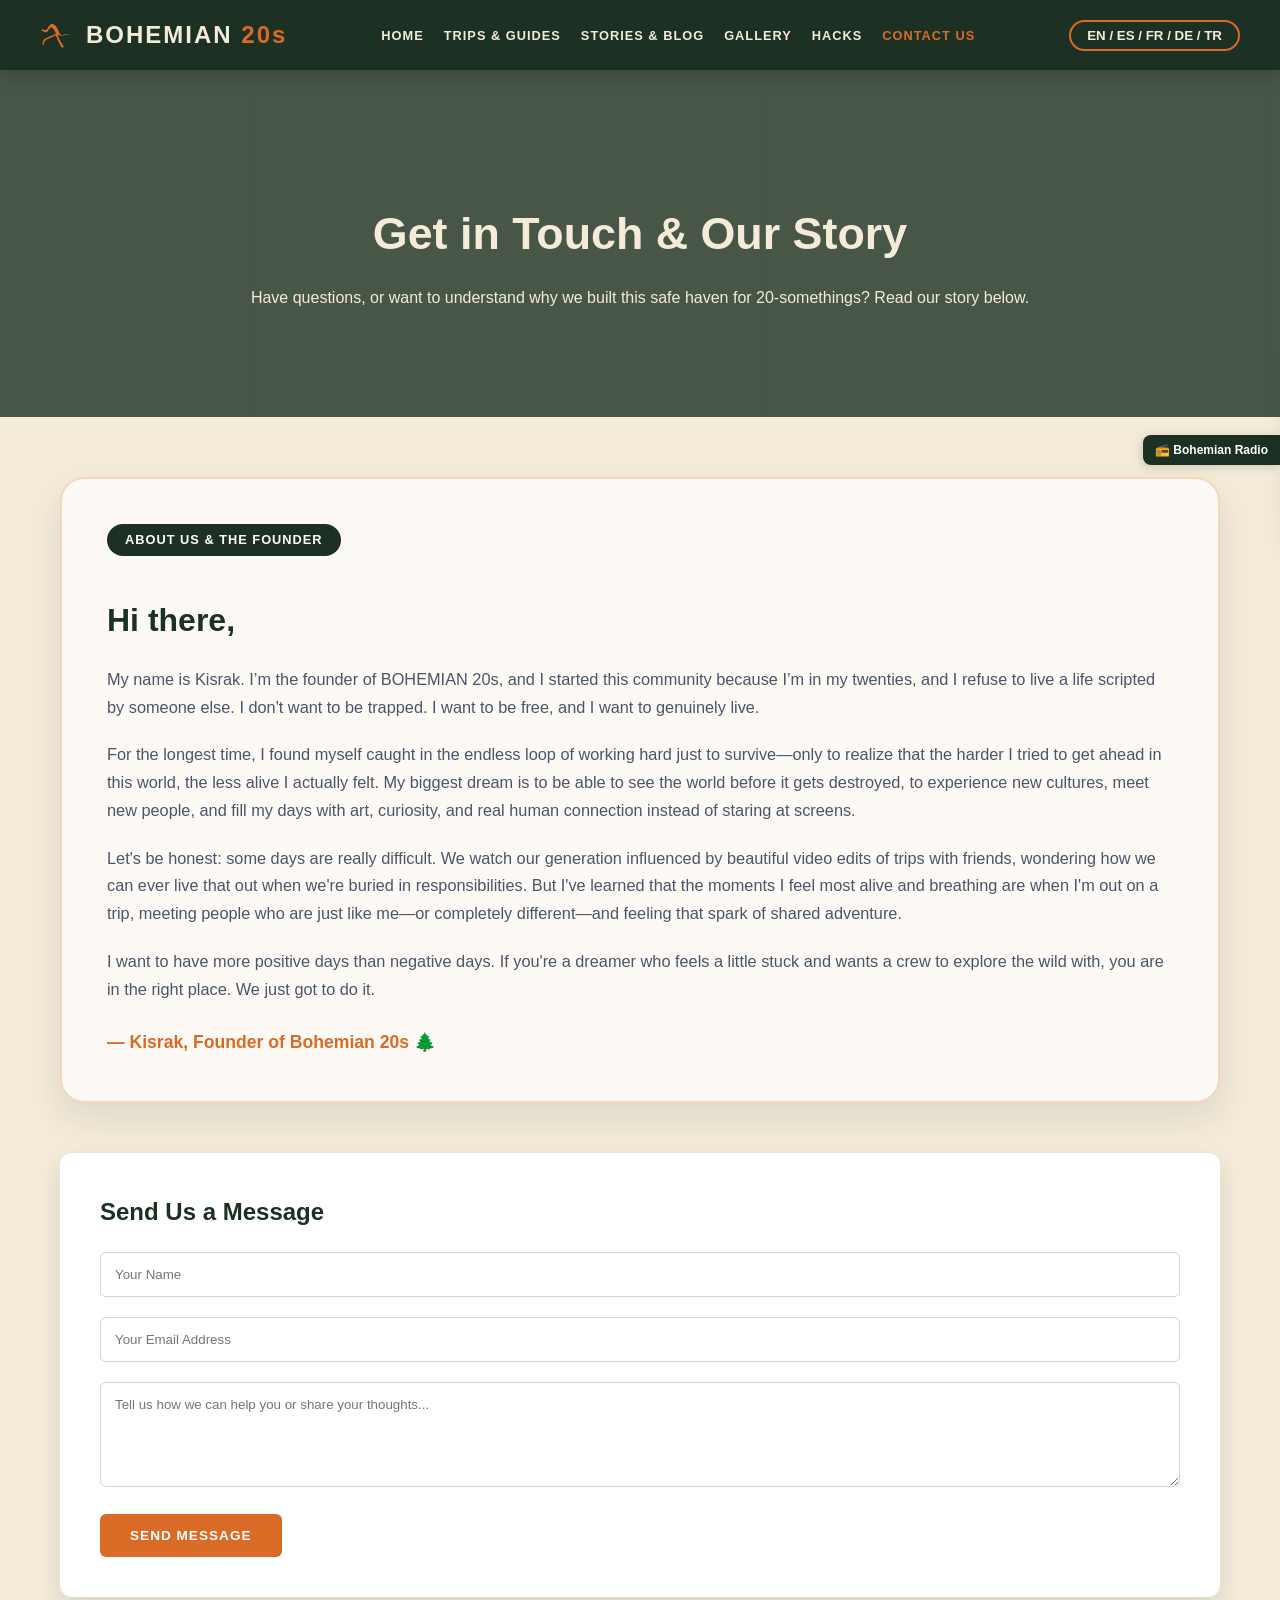
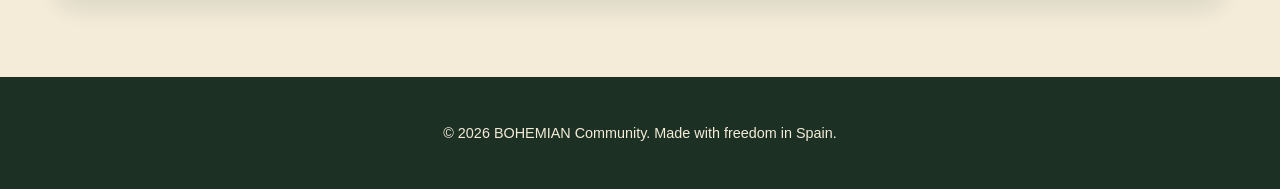
<file: contacto.html>
<!DOCTYPE html>
<html lang="en">
<head>
    <meta charset="UTF-8">
    <meta name="viewport" content="width=device-width, initial-scale=1.0">
    <title>BOHEMIAN | Contact Us & Our Story</title>
    <link rel="stylesheet" href="css/estilos.css">
    <style>
        .founder-story-container {
            background: #fdfaf5;
            border-radius: 24px;
            padding: 45px;
            margin-bottom: 50px;
            box-shadow: 0 15px 35px rgba(28, 49, 35, 0.1);
            border: 2px solid rgba(217, 107, 39, 0.25);
        }
        .founder-story-container h2 {
            color: var(--pine-green);
            font-size: 2rem;
            margin-bottom: 20px;
        }
        .founder-story-container p {
            color: #4a5568;
            font-size: 1.02rem;
            line-height: 1.7;
            margin-bottom: 20px;
        }
        .founder-signature {
            font-size: 1.1rem;
            font-weight: 700;
            color: var(--burnt-orange);
            margin-top: 25px;
        }
    </style>
</head>
<body>

    <header class="navbar">
        <a href="index.html" class="logo-container">
            <svg class="horse-icon" viewBox="0 0 24 24">
                <path d="M21.5,12C20.5,11.5 19,11.2 18,11.5C17,11.8 16,12.5 15,12C14,11.5 13.5,10.2 13,9C12.5,7.8 12,6.5 11,5.5C10,4.5 8.5,4 7.5,4.5C6.5,5 6,6 5.5,7C5,8 4.5,8.5 3.5,8.5C2.5,8.5 2,8 1.5,7.5L1,8.5C2,9.5 3,10 4,10C5,10 5.5,9.5 6,8.5C6.5,7.5 7,7 7.5,6.8C8,6.6 8.8,7 9.5,7.8C10.2,8.6 10.8,9.8 11.2,11C10,12 8.5,12.5 7,13C5.5,13.5 4,14 3,15C2,16 1.5,17.5 2,19L3,18.5C2.6,17.5 3,16.5 3.8,15.8C4.6,15.1 5.8,14.6 7.2,14.1C8.6,13.6 10,13.1 11.2,12.2C11.5,13.2 12,14.5 12.5,15.5C13,16.5 13.5,17.5 14,18.5C14.5,19.5 15,20.5 16,21L17,20C16.2,19.5 15.8,18.7 15.3,17.8C14.8,16.9 14.3,16 13.8,15C13.3,14 12.8,12.8 12.5,11.8C13.5,12.2 14.5,12.5 15.5,12.5C16.5,12.5 17.5,12.2 18.5,11.8C19.5,11.4 20.5,11.8 21.5,12Z"/>
            </svg>
            <div class="logo">BOHEMIAN <span>20s</span></div>
        </a>
        <nav>
            <ul class="nav-links">
                <li><a href="index.html" data-en="Home" data-es="Inicio" data-fr="Accueil" data-de="Startseite" data-tr="Ana Sayfa">Home</a></li>
                <li><a href="servicios.html" data-en="Trips & Guides" data-es="Viajes y Guías" data-fr="Voyages & Guides" data-de="Reisen & Guides" data-tr="Geziler & Rehberler">Trips & Guides</a></li>
                <li><a href="historias.html" data-en="Stories & Blog" data-es="Historias y Blog" data-fr="Histoires & Blog" data-de="Geschichten & Blog" data-tr="Hikayeler & Blog">Stories & Blog</a></li>
                <li><a href="galeria.html" data-en="Gallery" data-es="Galería" data-fr="Galerie" data-de="Galerie" data-tr="Galeri">Gallery</a></li>
                <li><a href="hacks.html" data-en="Hacks" data-es="Trucos" data-fr="Astuces" data-de="Tricks" data-tr="İpuçları">Hacks</a></li>
                <li><a href="contacto.html" class="active" data-en="Contact Us" data-es="Contacto" data-fr="Contactez-nous" data-de="Kontakt" data-tr="İletişim">Contact Us</a></li>
            </ul>
        </nav>
        <div style="display: flex; align-items: center; gap: 8px;">
            <div class="nav-profile-container" id="navProfileWrapper" style="display: none;">
                <button id="profileAvatarBtn" class="profile-avatar-btn">🌲<span id="notifDot" class="notification-dot"></span></button>
            </div>
            <button id="lang-btn" class="lang-toggle">EN / ES / FR / DE / TR</button>
        </div>
    </header>

    <section class="page-header">
        <h1 data-en="Get in Touch & Our Story" data-es="Contacto y Nuestra Historia" data-fr="Contact & Notre Histoire" data-de="Kontakt & Unsere Geschichte" data-tr="İletişim ve Hikayemiz">Get in Touch & Our Story</h1>
        <p data-en="Have questions, or want to understand why we built this safe haven for 20-somethings? Read our story below." data-es="¿Tienes preguntas o quieres saber por qué creamos este refugio?" data-fr="Des questions ou envie de comprendre pourquoi nous avons créé ce refuge ?" data-de="Hast du Fragen oder möchtest du wissen, warum wir diesen Zufluchtsort gebaut haben?" data-tr="Sorularınız mı var veya bu sığınağı neden kurduğumuzu öğrenmek mi istiyorsunuz?">Have questions, or want to understand why we built this safe haven for 20-somethings? Read our story below.</p>
    </section>

    <section class="container">
        <!-- Founder's Story Card -->
        <div class="founder-story-container">
            <span class="badge" style="background-color: var(--pine-green); color:#fff; margin-bottom: 12px; display: inline-block;" data-en="ABOUT US & THE FOUNDER" data-es="ACERCA DE NOSOTROS Y EL FUNDADOR" data-fr="À PROPOS & LE FONDATEUR" data-de="ÜBER UNS & DER GRÜNDER" data-tr="HAKKIMIZDA VE KURUCU">ABOUT US & THE FOUNDER</span>
            <h2 data-en="Hi there," data-es="Hola," data-fr="Bonjour," data-de="Hallo," data-tr="Merhaba,">Hi there,</h2>
            <p data-en="My name is Kisrak. I’m the founder of BOHEMIAN 20s, and I started this community because I’m in my twenties, and I refuse to live a life scripted by someone else. I don't want to be trapped. I want to be free, and I want to genuinely live." data-es="Me llamo Kisrak. Soy el fundador de BOHEMIAN 20s, y comencé esta comunidad porque estoy en mis veintes y me niego a vivir una vida escrita por otros. No quiero estar atrapado. Quiero ser libre y vivir de verdad." data-fr="Je m'appelle Kisrak. Je suis le fondateur de BOHEMIAN 20s. J'ai créé cette communauté car j'ai 20 ans et je refuse de vivre une vie écrite par quelqu'un d'autre." data-de="Mein ich bin Kisrak. Ich bin der Gründer von BOHEMIAN 20s und habe diese Community gestartet, weil ich in meinen 20ern bin und mich weigere, ein von anderen vorgeschriebenes Leben zu führen." data-tr="Benim adım Kisrak. BOHEMIAN 20s'in kurucusuyum ve bu topluluğu başlattım çünkü 20'li yaşlardayım ve başkasının yazdığı bir hayatı yaşamayı reddediyorum. Kapana kısılmak istemiyorum. Özgür olmak ve gerçekten yaşamak istiyorum.">My name is Kisrak. I’m the founder of BOHEMIAN 20s, and I started this community because I’m in my twenties, and I refuse to live a life scripted by someone else. I don't want to be trapped. I want to be free, and I want to genuinely live.</p>
            <p data-en="For the longest time, I found myself caught in the endless loop of working hard just to survive—only to realize that the harder I tried to get ahead in this world, the less alive I actually felt. My biggest dream is to be able to see the world before it gets destroyed, to experience new cultures, meet new people, and fill my days with art, curiosity, and real human connection instead of staring at screens." data-es="Durante mucho tiempo me encontré atrapado en el bucle eterno de trabajar duro solo para sobrevivir... mi mayor sueño es ver el mundo antes de que sea destruido, conocer nuevas culturas y rodearme de arte y curiosidad." data-fr="Pendant longtemps, je me suis retrouvé pris dans la boucle de travailler dur pour survivre. Mon plus grand rêve est de voir le monde avant qu'il ne soit détruit et de vivre de vraies connexions humaines." data-de="Lange Zeit steckte ich in dem endlosen Kreislauf fest, hart zu arbeiten, nur um zu überleben. Mein größter Traum ist es, die Welt zu sehen, bevor sie zerstört wird, und echte menschliche Verbindungen zu knüpfen." data-tr="Uzun süre kendimi sadece hayatta kalmak için çok çalışmanın sonsuz döngüsünde buldum. En büyük hayalim dünya yok olmadan önce onu görebilmek, yeni kültürler tanımak ve ekranlara bakmak yerine gerçek insan bağı kurabilmektir.">For the longest time, I found myself caught in the endless loop of working hard just to survive—only to realize that the harder I tried to get ahead in this world, the less alive I actually felt. My biggest dream is to be able to see the world before it gets destroyed, to experience new cultures, meet new people, and fill my days with art, curiosity, and real human connection instead of staring at screens.</p>
            <p data-en="Let's be honest: some days are really difficult. We watch our generation influenced by beautiful video edits of trips with friends, wondering how we can ever live that out when we're buried in responsibilities. But I've learned that the moments I feel most alive and breathing are when I'm out on a trip, meeting people who are just like me—or completely different—and feeling that spark of shared adventure." data-es="Seamos honestos: algunos días son muy difíciles. Vimos a nuestra generación influenciada por videos de viajes preguntándonos cómo vivir eso con tantas responsabilidades. Pero aprendí que los momentos más vivos son en un viaje con gente." data-fr="Soyons honnêtes : certains jours sont très difficiles. Nous regardons notre génération influencée par de superbes vidéos de voyages. Mais j'ai appris que les moments où je me sens le plus vivant sont lors de voyages." data-de="Seien wir ehrlich: Manche Tage sind sehr schwer. Wir sehen unsere Generation durch schöne Reisevideos beeinflusst. Aber ich habe gelernt, dass ich mich am lebendigsten fühle, wenn ich auf Reisen bin." data-tr="Dürüst olalım: Bazı günler gerçekten zor. Kuşağımızın seyahat videolarından etkilendiğini izliyoruz. Ama en canlı hissettiğim anların bir seyahatte, insanlarla birlikte olduğum anlar olduğunu öğrendim.">Let's be honest: some days are really difficult. We watch our generation influenced by beautiful video edits of trips with friends, wondering how we can ever live that out when we're buried in responsibilities. But I've learned that the moments I feel most alive and breathing are when I'm out on a trip, meeting people who are just like me—or completely different—and feeling that spark of shared adventure.</p>
            <p data-en="I want to have more positive days than negative days. If you're a dreamer who feels a little stuck and wants a crew to explore the wild with, you are in the right place. We just got to do it." data-es="Quiero tener más días positivos que negativos. Si eres un soñador que se siente estancado y quiere un grupo para explorar, estás en el lugar correcto. Solo tenemos que hacerlo." data-fr="Je veux avoir plus de jours positifs que négatifs. Si vous êtes un rêveur qui se sent un peu bloqué, vous êtes au bon endroit. Il faut juste le faire." data-de="Ich möchte mehr positive als negative Tage haben. Wenn du ein Träumer bist und eine Crew zum Erkunden suchst, bist du hier genau richtig. Wir müssen es einfach tun." data-tr="Olumsuz günlerden çok olumlu günlerim olsun istiyorum. Eğer biraz sıkışmış hissediyorsan ve keşfetmek için bir ekip istiyorsan, doğru yerdesin. Yapmalıyız!">I want to have more positive days than negative days. If you're a dreamer who feels a little stuck and wants a crew to explore the wild with, you are in the right place. We just got to do it.</p>
            <div class="founder-signature">— Kisrak, Founder of Bohemian 20s 🌲</div>
        </div>

        <div class="contact-card">
            <h2 style="color: var(--pine-green); margin-top: 0;" data-en="Send Us a Message" data-es="Envíanos un Mensaje" data-fr="Envoyez-nous un message" data-de="Sende uns eine Nachricht" data-tr="Bize Mesaj Gönder">Send Us a Message</h2>
            <form id="contactForm">
                <input type="text" placeholder="Your Name" required>
                <input type="email" placeholder="Your Email Address" required>
                <textarea placeholder="Tell us how we can help you or share your thoughts..." rows="5" required></textarea>
                <button type="submit" class="btn primary-btn" data-en="Send Message" data-es="Enviar Mensaje" data-fr="Envoyer le message" data-de="Nachricht senden" data-tr="Mesaj Gönder">Send Message</button>
            </form>
            <div id="contactSuccessMessage" class="hidden-msg" data-en="Thank you! We'll reply within 24 hours." data-es="¡Gracias! Responderemos en 24 horas." data-fr="Merci ! Nous répondrons sous 24h." data-de="Danke! Wir antworten innerhalb von 24 Stunden." data-tr="Teşekkürler! 24 saat içinde yanıt vereceğiz.">Thank you! We'll reply within 24 hours.</div>
        </div>
    </section>

    <!-- Floating UI Widgets & Modals -->
    <button id="radioTabBtn" class="radio-tab-btn" data-en="📻 Bohemian Radio" data-es="📻 Radio Bohemian" data-fr="📻 Radio Bohemian" data-de="📻 Bohemian Radio" data-tr="📻 Bohemian Radyo">📻 Bohemian Radio</button>
    <div id="radioDrawer" class="radio-drawer">
        <div class="radio-header">
            <h4 data-en="📻 Chill Campfire Radio" data-es="📻 Radio Fogata Chill" data-fr="📻 Radio Feu de Camp" data-de="📻 Lagerfeuer-Radio" data-tr="📻 Kamp Ateşi Radyosu">📻 Chill Campfire Radio</h4>
            <button id="closeRadioBtn" class="radio-close-btn">&times;</button>
        </div>
        <p style="font-size: 0.8rem; color: #64748b; margin: 0 0 12px 0;" data-en="Ambient lofi & outdoor streams." data-es="Lofi ambiental y transmisiones al aire libre." data-fr="Lofi ambiant & flux en plein air." data-de="Ambient-Lofi & Outdoor-Streams." data-tr="Ortam lofi ve açık hava yayınları.">Ambient lofi & outdoor streams.</p>
        <div class="radio-player-controls">
            <audio id="bohemianAudio" loop><source src="https://stream.zeno.fm/f3wvbbqmdg8uv" type="audio/mpeg"></audio>
            <button id="playRadioBtn" class="radio-play-btn" data-en="▶️ Play Chill Radio" data-es="▶️ Reproducir Radio Chill" data-fr="▶️ Écouter la radio" data-de="▶️ Radio abspielen" data-tr="▶️ Radyoyu Başlat">▶️ Play Chill Radio</button>
        </div>
    </div>
    <button id="backToTopBtn" class="back-to-top-btn" title="Back to Top">↑</button>

    <div id="profileDashboardModal" class="profile-dashboard-modal">
        <div class="profile-dashboard-card">
            <span class="close-modal" id="closeProfileModal">&times;</span>
            <div class="profile-dashboard-header">
                <div class="profile-large-avatar">🦅</div>
                <div>
                    <h3 id="profileUserEmailDisplay" style="margin: 0; color: var(--pine-green); font-size: 1.1rem;">wanderer@bohemian.com</h3>
                    <span style="font-size: 0.8rem; color: var(--burnt-orange); font-weight: 700;" data-en="Verified Member" data-es="Miembro Verificado" data-fr="Membre vérifié" data-de="Verifiziertes Mitglied" data-tr="Onaylı Üye">Verified Member</span>
                </div>
            </div>
            <div class="profile-stats-box">
                <div><strong data-en="💬 Notifications:" data-es="💬 Notificaciones:" data-fr="💬 Notifications :" data-de="💬 Benachrichtigungen:" data-tr="💬 Bildirimler:">💬 Notifications:</strong> <span id="notifCountText" data-en="2 New replies from Host" data-es="2 Nuevas respuestas del Anfitrión" data-fr="2 Nouvelles réponses de l'hôte" data-de="2 Neue Antworten vom Host" data-tr="2 Yeni Host Yanıtı">2 New replies from Host</span></div>
                <button type="button" id="clearNotifBtn" style="background: none; border: none; color: var(--burnt-orange); font-size: 0.8rem; font-weight: bold; cursor: pointer;" data-en="Mark Read" data-es="Marcar Leído" data-fr="Marquer lu" data-de="Als gelesen markieren" data-tr="Okundu İşaretle">Mark Read</button>
            </div>
            <div style="margin-bottom: 20px;">
                <a href="historias.html" class="profile-action-btn btn-write-blog" style="text-decoration: none;" data-en="✍️ Open Story & Blog Studio" data-es="✍️ Abrir Estudio de Historias" data-fr="✍️ Ouvrir le studio d'histoires" data-de="✍️ Geschichten-Studio öffnen" data-tr="✍️ Hikaye Stüdyosunu Aç">✍️ Open Story & Blog Studio</a>
            </div>
            <div class="profile-actions-list">
                <button type="button" id="signOutBtn" class="profile-action-btn btn-sign-out" data-en="Sign Out of Account" data-es="Cerrar Sesión" data-fr="Se déconnecter" data-de="Abmelden" data-tr="Oturumu Kapat">Sign Out of Account</button>
                <button type="button" id="deleteAccountBtn" class="profile-action-btn btn-delete-account" data-en="⚠️ Delete My Account & Data" data-es="⚠️ Eliminar mi Cuenta" data-fr="⚠️ Supprimer mon compte" data-de="⚠️ Konto löschen" data-tr="⚠️ Hesabımı Sil">⚠️ Delete My Account & Data</button>
            </div>
        </div>
    </div>

    <div id="memberGateModal" class="member-gate-modal">
        <video autoplay muted loop class="gate-video-bg"><source src="https://assets.mixkit.co/videos/preview/mixkit-friends-running-on-the-beach-at-sunset-42691-large.mp4" type="video/mp4"></video>
        <div class="gate-content-card">
            <span class="badge" data-en="Members Only Safe Haven" data-es="Refugio Exclusivo para Miembros" data-fr="Refuge réservé aux membres" data-de="Zufluchtsort nur für Mitglieder" data-tr="Sadece Üyelere Özel Sığınak">Members Only Safe Haven</span>
            <h2 id="gateTitle" data-en="Welcome Back, Wanderer" data-es="Bienvenido de Nuevo, Viajero" data-fr="Bienvenue, Voyageur" data-de="Willkommen zurück, Wanderer" data-tr="Hoş Geldin, Gezgin">Welcome Back, Wanderer</h2>
            <p id="gateSubtitle" data-en="Sign in to access your community feeds and saved hacks." data-es="Inicia sesión para acceder a tus contenidos y hacks guardados." data-fr="Connectez-vous pour accéder à vos flux." data-de="Melde dich an, um auf deine Feeds zuzugreifen." data-tr="Akışınıza ve kaydedilmiş ipuçlarınıza erişmek için giriş yapın.">Sign in to access your community feeds and saved hacks.</p>
            <form id="memberAuthForm"></form>
            <button type="button" id="toggleAuthModeBtn" class="auth-toggle-btn" data-en="Not a member? Sign up for an account" data-es="¿No eres miembro? Regístrate" data-fr="Pas de compte ? Inscrivez-vous" data-de="Kein Mitglied? Registrieren" data-tr="Üye değil misin? Kaydol">Not a member? Sign up for an account</button>
        </div>
    </div>

    <footer><p data-en="&copy; 2026 BOHEMIAN Community. Made with freedom in Spain." data-es="&copy; 2026 Comunidad BOHEMIAN. Hecho con libertad en España." data-fr="&copy; 2026 Communauté BOHEMIAN. Fait avec liberté en Espagne." data-de="&copy; 2026 BOHEMIAN Community. Mit Freiheit in Spanien gemacht." data-tr="&copy; 2026 BOHEMIAN Topluluğu. İspanya'da özgürlükle üretildi.">&copy; 2026 BOHEMIAN Community. Made with freedom in Spain.</p></footer>
    <script src="js/main.js"></script>
</body>
</html>
</file>
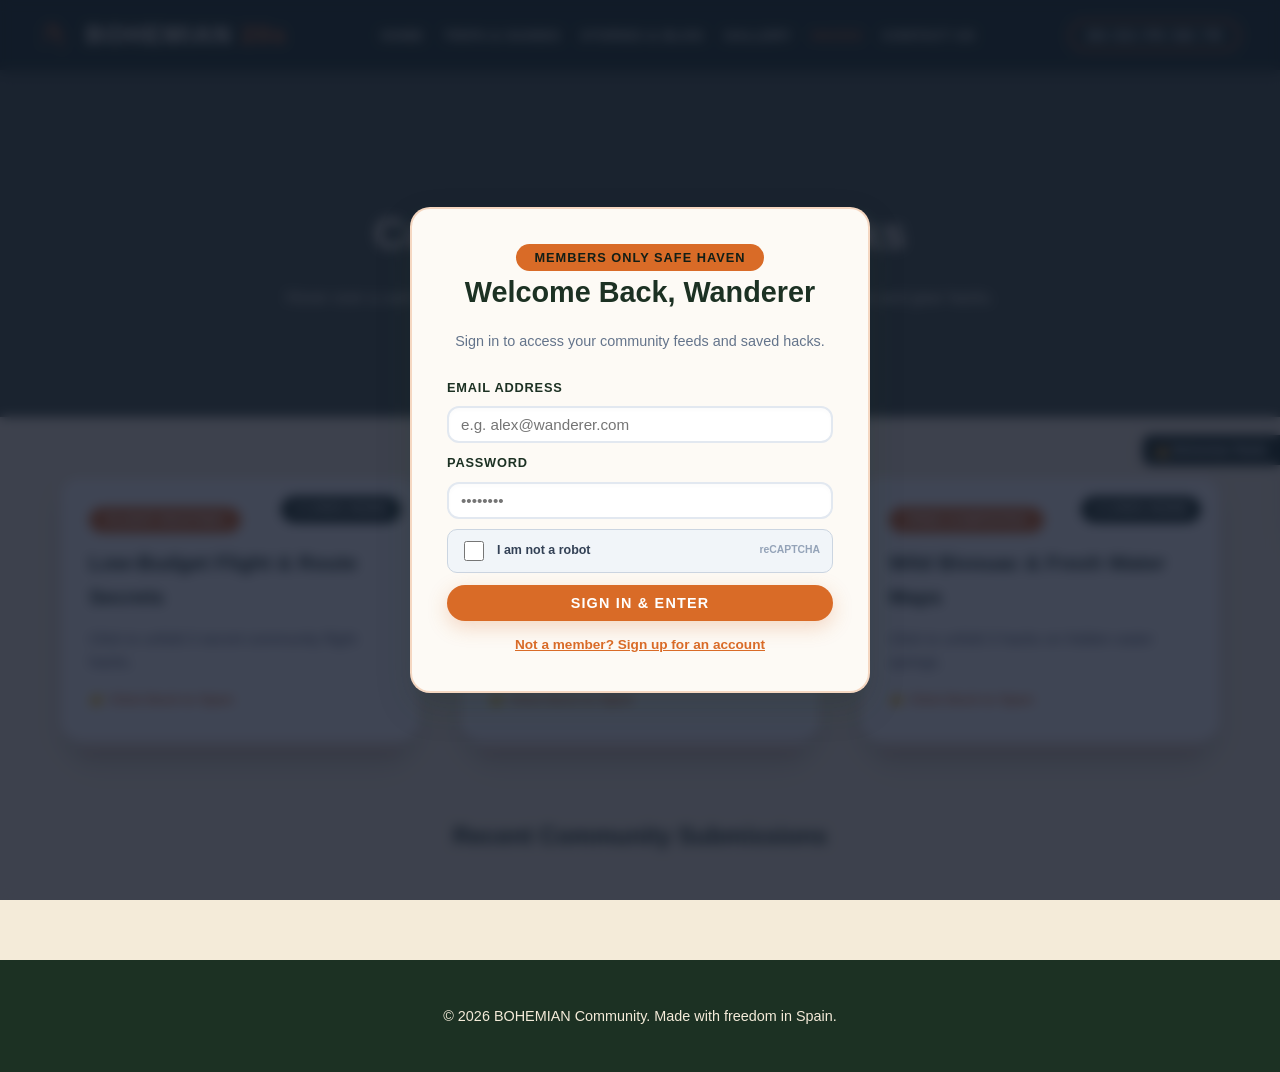
<file: hacks.html>
<!DOCTYPE html>
<html lang="en">
<head>
    <meta charset="UTF-8">
    <meta name="viewport" content="width=device-width, initial-scale=1.0">
    <title>BOHEMIAN | Community Budget Decks & Travel Hacks</title>
    <link rel="stylesheet" href="css/estilos.css">
</head>
<body>

    <header class="navbar">
        <a href="index.html" class="logo-container">
            <svg class="horse-icon" viewBox="0 0 24 24">
                <path d="M21.5,12C20.5,11.5 19,11.2 18,11.5C17,11.8 16,12.5 15,12C14,11.5 13.5,10.2 13,9C12.5,7.8 12,6.5 11,5.5C10,4.5 8.5,4 7.5,4.5C6.5,5 6,6 5.5,7C5,8 4.5,8.5 3.5,8.5C2.5,8.5 2,8 1.5,7.5L1,8.5C2,9.5 3,10 4,10C5,10 5.5,9.5 6,8.5C6.5,7.5 7,7 7.5,6.8C8,6.6 8.8,7 9.5,7.8C10.2,8.6 10.8,9.8 11.2,11C10,12 8.5,12.5 7,13C5.5,13.5 4,14 3,15C2,16 1.5,17.5 2,19L3,18.5C2.6,17.5 3,16.5 3.8,15.8C4.6,15.1 5.8,14.6 7.2,14.1C8.6,13.6 10,13.1 11.2,12.2C11.5,13.2 12,14.5 12.5,15.5C13,16.5 13.5,17.5 14,18.5C14.5,19.5 15,20.5 16,21L17,20C16.2,19.5 15.8,18.7 15.3,17.8C14.8,16.9 14.3,16 13.8,15C13.3,14 12.8,12.8 12.5,11.8C13.5,12.2 14.5,12.5 15.5,12.5C16.5,12.5 17.5,12.2 18.5,11.8C19.5,11.4 20.5,11.8 21.5,12Z"/>
            </svg>
            <div class="logo">BOHEMIAN <span>20s</span></div>
        </a>
        <nav>
            <ul class="nav-links">
                <li><a href="index.html" data-en="Home" data-es="Inicio" data-fr="Accueil" data-de="Startseite" data-tr="Ana Sayfa">Home</a></li>
                <li><a href="servicios.html" data-en="Trips & Guides" data-es="Viajes y Guías" data-fr="Voyages & Guides" data-de="Reisen & Guides" data-tr="Geziler & Rehberler">Trips & Guides</a></li>
                <li><a href="historias.html" data-en="Stories & Blog" data-es="Historias y Blog" data-fr="Histoires & Blog" data-de="Geschichten & Blog" data-tr="Hikayeler & Blog">Stories & Blog</a></li>
                <li><a href="galeria.html" data-en="Gallery" data-es="Galería" data-fr="Galerie" data-de="Galerie" data-tr="Galeri">Gallery</a></li>
                <li><a href="hacks.html" class="active" data-en="Hacks" data-es="Trucos" data-fr="Astuces" data-de="Tricks" data-tr="İpuçları">Hacks</a></li>
                <li><a href="contacto.html" data-en="Contact Us" data-es="Contacto" data-fr="Contactez-nous" data-de="Kontakt" data-tr="İletişim">Contact Us</a></li>
            </ul>
        </nav>
        <div style="display: flex; align-items: center; gap: 8px;">
            <div class="nav-profile-container" id="navProfileWrapper" style="display: none;">
                <button id="profileAvatarBtn" class="profile-avatar-btn">🌲<span id="notifDot" class="notification-dot"></span></button>
            </div>
            <button id="lang-btn" class="lang-toggle">EN / ES / FR / DE / TR</button>
        </div>
    </header>

    <section class="page-header">
        <h1 data-en="Community Travel Decks" data-es="Mazos de Viaje de la Comunidad" data-fr="Decks de voyage de la communauté" data-de="Community-Reise-Decks" data-tr="Topluluk Seyahat Desteleri">Community Travel Decks</h1>
        <p data-en="Hover over a card deck to tilt it, then click to open up community-tested flight routes and gear hacks." data-es="Pasa el ratón sobre un mazo para inclinarlo y haz clic para desplegar trucos." data-fr="Survolez un deck et cliquez pour ouvrir les astuces." data-de="Fahre über ein Deck, um es zu neigen, und klicke, um Hacks zu öffnen." data-tr="Bir destenin üzerine gelin ve topluluk testinden geçmiş ipuçlarını açın.">Hover over a card deck to tilt it, then click to open up community-tested flight routes and gear hacks.</p>
    </section>

    <section class="container">
        <div id="decksContainer" class="hacks-deck-container">
            <div class="card-deck" data-deck="flights">
                <div class="deck-card card-layer-3"></div>
                <div class="deck-card card-layer-2"></div>
                <div class="deck-card deck-main">
                    <div>
                        <span class="deck-count-badge" data-en="3 CARDS INSIDE" data-es="3 CARTAS ADENTRO" data-fr="3 CARTES À L'INTÉRIEUR" data-de="3 KARTEN ENTHALTEN" data-tr="İÇİNDE 3 KART">3 CARDS INSIDE</span>
                        <span class="badge" style="background-color: var(--burnt-orange); color:#fff; font-size:0.75rem;" data-en="FLIGHT ROUTING" data-es="RUTAS DE VUELO" data-fr="ITINÉRAIRES DE VOL" data-de="FLUGROUTING" data-tr="UÇUŞ ROTALARI">FLIGHT ROUTING</span>
                        <h3 style="color: var(--pine-green); margin: 15px 0 10px; font-size: 1.3rem;" data-en="Low-Budget Flight & Route Secrets" data-es="Secretos de Vuelos y Rutas Baratas" data-fr="Secrets de vols à bas prix" data-de="Günstige Flüge & Routen-Geheimnisse" data-tr="Düşük Bütçeli Uçuş ve Rota Sırları">Low-Budget Flight & Route Secrets</h3>
                        <p style="color: #4a5568; font-size: 0.95rem; line-height: 1.5;" data-en="Click to unfold 3 secret community flight hacks." data-es="Haz clic para desplegar 3 trucos de vuelos." data-fr="Cliquez pour découvrir 3 astuces de vols." data-de="Klicke, um 3 Flug-Hacks zu öffnen." data-tr="3 gizli topluluk uçuş ipucunu açmak için tıklayın.">Click to unfold 3 secret community flight hacks.</p>
                    </div>
                    <div style="color: var(--burnt-orange); font-size: 0.85rem; font-weight: 700;" data-en="👉 Click Deck to Open" data-es="👉 Haz Clic para Abrir" data-fr="👉 Cliquez pour ouvrir" data-de="👉 Zum Öffnen klicken" data-tr="👉 Açmak için Tıkla">👉 Click Deck to Open</div>
                </div>
            </div>

            <div class="card-deck" data-deck="gear">
                <div class="deck-card card-layer-3"></div>
                <div class="deck-card card-layer-2"></div>
                <div class="deck-card deck-main">
                    <div>
                        <span class="deck-count-badge" data-en="3 CARDS INSIDE" data-es="3 CARTAS ADENTRO" data-fr="3 CARTES À L'INTÉRIEUR" data-de="3 KARTEN ENTHALTEN" data-tr="İÇİNDE 3 KART">3 CARDS INSIDE</span>
                        <span class="badge" style="background-color: var(--burnt-orange); color:#fff; font-size:0.75rem;" data-en="FOOD & GEAR SAVINGS" data-es="AHORRO EN COMIDA Y EQUIPO" data-fr="ÉCONOMIES DE NOURRITURE ET ÉQUIPEMENT" data-de="LEBENSMITTEL- & AUSRÜSTUNGSSPAREN" data-tr="GIDA VE EKİPMAN TASARRUFU">FOOD & GEAR SAVINGS</span>
                        <h3 style="color: var(--pine-green); margin: 15px 0 10px; font-size: 1.3rem;" data-en="Camp Cooking & Gear Rental Hacks" data-es="Trucos de Cocina y Alquiler de Equipo" data-fr="Astuces de cuisine et de location" data-de="Lagerfeuer-Kochen & Ausleih-Hacks" data-tr="Kamp Yemeği ve Ekipman Kiralama İpuçları">Camp Cooking & Gear Rental Hacks</h3>
                        <p style="color: #4a5568; font-size: 0.95rem; line-height: 1.5;" data-en="Click to unfold 3 hacks on high-protein meals and gear setups." data-es="Haz clic para desplegar 3 trucos sobre comidas y equipo." data-fr="Cliquez pour découvrir 3 astuces." data-de="Klicke, um 3 Hacks zu öffnen." data-tr="Yüksek proteinli yemekler ve ekipman kurulumları hakkında 3 ipucunu açmak için tıklayın.">Click to unfold 3 hacks on high-protein meals and gear setups.</p>
                    </div>
                    <div style="color: var(--burnt-orange); font-size: 0.85rem; font-weight: 700;" data-en="👉 Click Deck to Open" data-es="👉 Haz Clic para Abrir" data-fr="👉 Cliquez pour ouvrir" data-de="👉 Zum Öffnen klicken" data-tr="👉 Açmak için Tıkla">👉 Click Deck to Open</div>
                </div>
            </div>

            <div class="card-deck" data-deck="campsites">
                <div class="deck-card card-layer-3"></div>
                <div class="deck-card card-layer-2"></div>
                <div class="deck-card deck-main">
                    <div>
                        <span class="deck-count-badge" data-en="3 CARDS INSIDE" data-es="3 CARTAS ADENTRO" data-fr="3 CARTES À L'INTÉRIEUR" data-de="3 KARTEN ENTHALTEN" data-tr="İÇİNDE 3 KART">3 CARDS INSIDE</span>
                        <span class="badge" style="background-color: var(--burnt-orange); color:#fff; font-size:0.75rem;" data-en="FREE CAMPSITES" data-es="CAMPINGS GRATUITOS" data-fr="CAMPINGS GRATUITS" data-de="KOSTENLOSE ZELTPLÄTZE" data-tr="ÜCRETSİZ KAMP ALANLARI">FREE CAMPSITES</span>
                        <h3 style="color: var(--pine-green); margin: 15px 0 10px; font-size: 1.3rem;" data-en="Wild Bivouac & Fresh Water Maps" data-es="Mapas de Bivaque y Agua Fresca" data-fr="Cartes de bivouac et d'eau douce" data-de="Biwak- & Frischwasser-Karten" data-tr="Vahşi Kamp ve Temiz Su Haritaları">Wild Bivouac & Fresh Water Maps</h3>
                        <p style="color: #4a5568; font-size: 0.95rem; line-height: 1.5;" data-en="Click to unfold 3 hacks on hidden water springs." data-es="Haz clic para desplegar 3 trucos sobre manantiales." data-fr="Cliquez pour découvrir 3 astuces de sources." data-de="Klicke, um 3 Quell-Hacks zu öffnen." data-tr="Gizli su kaynakları hakkında 3 ipucunu görmek için tıklayın.">Click to unfold 3 hacks on hidden water springs.</p>
                    </div>
                    <div style="color: var(--burnt-orange); font-size: 0.85rem; font-weight: 700;" data-en="👉 Click Deck to Open" data-es="👉 Haz Clic para Abrir" data-fr="👉 Cliquez pour ouvrir" data-de="👉 Zum Öffnen klicken" data-tr="👉 Açmak için Tıkla">👉 Click Deck to Open</div>
                </div>
            </div>
        </div>

        <div style="margin-top: 60px;">
            <h2 style="color: var(--pine-green); text-align: center;" data-en="Recent Community Submissions" data-es="Envíos Recientes de la Comunidad" data-fr="Soumissions récentes" data-de="Kürzliche Community-Einreichungen" data-tr="Son Topluluk Gönderileri">Recent Community Submissions</h2>
            <div id="userHacksContainer" class="hacks-deck-container" style="margin-top: 25px;"></div>
        </div>
    </section>

    <!-- Modal Popup for Unfolded Deck Cards -->
    <div id="deckModal" class="modal">
        <div class="modal-content" style="max-height: 85vh; overflow-y: auto; padding: 35px; border-radius: 20px;">
            <span class="close-modal" id="closeDeckModal">&times;</span>
            <div style="text-align: center; margin-bottom: 25px;">
                <span id="deckModalCategory" class="badge" data-en="DECK UNPACKED" data-es="MAZO DESPLEGADO" data-fr="DECK DÉBALLÉ" data-de="DECK GEÖFFNET" data-tr="DESTE AÇILDI">DECK UNPACKED</span>
                <h2 id="deckModalTitle" style="color: var(--pine-green); font-size: 1.8rem; margin-top: 10px;" data-en="Unfolded Community Hacks" data-es="Trucos de la Comunidad" data-fr="Astuces de la communauté" data-de="Entfaltete Community-Hacks" data-tr="Açılan Topluluk İpuçları">Unfolded Community Hacks</h2>
            </div>
            <div id="deckCardsList" class="expanded-hacks-wrapper"></div>
        </div>
    </div>

    <!-- Floating UI Widgets & Modals -->
    <button id="radioTabBtn" class="radio-tab-btn" data-en="📻 Bohemian Radio" data-es="📻 Radio Bohemian" data-fr="📻 Radio Bohemian" data-de="📻 Bohemian Radio" data-tr="📻 Bohemian Radyo">📻 Bohemian Radio</button>
    <div id="radioDrawer" class="radio-drawer">
        <div class="radio-header">
            <h4 data-en="📻 Chill Campfire Radio" data-es="📻 Radio Fogata Chill" data-fr="📻 Radio Feu de Camp" data-de="📻 Lagerfeuer-Radio" data-tr="📻 Kamp Ateşi Radyosu">📻 Chill Campfire Radio</h4>
            <button id="closeRadioBtn" class="radio-close-btn">&times;</button>
        </div>
        <p style="font-size: 0.8rem; color: #64748b; margin: 0 0 12px 0;" data-en="Ambient lofi & outdoor streams." data-es="Lofi ambiental y transmisiones al aire libre." data-fr="Lofi ambiant & flux en plein air." data-de="Ambient-Lofi & Outdoor-Streams." data-tr="Ortam lofi ve açık hava yayınları.">Ambient lofi & outdoor streams.</p>
        <div class="radio-player-controls">
            <audio id="bohemianAudio" loop><source src="https://stream.zeno.fm/f3wvbbqmdg8uv" type="audio/mpeg"></audio>
            <button id="playRadioBtn" class="radio-play-btn" data-en="▶️ Play Chill Radio" data-es="▶️ Reproducir Radio Chill" data-fr="▶️ Écouter la radio" data-de="▶️ Radio abspielen" data-tr="▶️ Radyoyu Başlat">▶️ Play Chill Radio</button>
        </div>
    </div>
    <button id="backToTopBtn" class="back-to-top-btn" title="Back to Top">↑</button>

    <div id="profileDashboardModal" class="profile-dashboard-modal">
        <div class="profile-dashboard-card">
            <span class="close-modal" id="closeProfileModal">&times;</span>
            <div class="profile-dashboard-header">
                <div class="profile-large-avatar">🦅</div>
                <div>
                    <h3 id="profileUserEmailDisplay" style="margin: 0; color: var(--pine-green); font-size: 1.1rem;">wanderer@bohemian.com</h3>
                    <span style="font-size: 0.8rem; color: var(--burnt-orange); font-weight: 700;" data-en="Verified Member" data-es="Miembro Verificado" data-fr="Membre vérifié" data-de="Verifiziertes Mitglied" data-tr="Onaylı Üye">Verified Member</span>
                </div>
            </div>
            <div class="profile-stats-box">
                <div><strong data-en="💬 Notifications:" data-es="💬 Notificaciones:" data-fr="💬 Notifications :" data-de="💬 Benachrichtigungen:" data-tr="💬 Bildirimler:">💬 Notifications:</strong> <span id="notifCountText" data-en="2 New replies from Host" data-es="2 Nuevas respuestas del Anfitrión" data-fr="2 Nouvelles réponses de l'hôte" data-de="2 Neue Antworten vom Host" data-tr="2 Yeni Host Yanıtı">2 New replies from Host</span></div>
                <button type="button" id="clearNotifBtn" style="background: none; border: none; color: var(--burnt-orange); font-size: 0.8rem; font-weight: bold; cursor: pointer;" data-en="Mark Read" data-es="Marcar Leído" data-fr="Marquer lu" data-de="Als gelesen markieren" data-tr="Okundu İşaretle">Mark Read</button>
            </div>
            <div style="margin-bottom: 20px;">
                <a href="historias.html" class="profile-action-btn btn-write-blog" style="text-decoration: none;" data-en="✍️ Open Story & Blog Studio" data-es="✍️ Abrir Estudio de Historias" data-fr="✍️ Ouvrir le studio d'histoires" data-de="✍️ Geschichten-Studio öffnen" data-tr="✍️ Hikaye Stüdyosunu Aç">✍️ Open Story & Blog Studio</a>
            </div>
            <div class="profile-actions-list">
                <button type="button" id="signOutBtn" class="profile-action-btn btn-sign-out" data-en="Sign Out of Account" data-es="Cerrar Sesión" data-fr="Se déconnecter" data-de="Abmelden" data-tr="Oturumu Kapat">Sign Out of Account</button>
                <button type="button" id="deleteAccountBtn" class="profile-action-btn btn-delete-account" data-en="⚠️ Delete My Account & Data" data-es="⚠️ Eliminar mi Cuenta" data-fr="⚠️ Supprimer mon compte" data-de="⚠️ Konto löschen" data-tr="⚠️ Hesabımı Sil">⚠️ Delete My Account & Data</button>
            </div>
        </div>
    </div>

    <div id="memberGateModal" class="member-gate-modal">
        <video autoplay muted loop class="gate-video-bg"><source src="https://assets.mixkit.co/videos/preview/mixkit-friends-running-on-the-beach-at-sunset-42691-large.mp4" type="video/mp4"></video>
        <div class="gate-content-card">
            <span class="badge" data-en="Members Only Safe Haven" data-es="Refugio Exclusivo para Miembros" data-fr="Refuge réservé aux membres" data-de="Zufluchtsort nur für Mitglieder" data-tr="Sadece Üyelere Özel Sığınak">Members Only Safe Haven</span>
            <h2 id="gateTitle" data-en="Welcome Back, Wanderer" data-es="Bienvenido de Nuevo, Viajero" data-fr="Bienvenue, Voyageur" data-de="Willkommen zurück, Wanderer" data-tr="Hoş Geldin, Gezgin">Welcome Back, Wanderer</h2>
            <p id="gateSubtitle" data-en="Sign in to access your community feeds and saved hacks." data-es="Inicia sesión para acceder a tus contenidos y hacks guardados." data-fr="Connectez-vous pour accéder à vos flux." data-de="Melde dich an, um auf deine Feeds zuzugreifen." data-tr="Akışınıza ve kaydedilmiş ipuçlarınıza erişmek için giriş yapın.">Sign in to access your community feeds and saved hacks.</p>
            <form id="memberAuthForm"></form>
            <button type="button" id="toggleAuthModeBtn" class="auth-toggle-btn" data-en="Not a member? Sign up for an account" data-es="¿No eres miembro? Regístrate" data-fr="Pas de compte ? Inscrivez-vous" data-de="Kein Mitglied? Registrieren" data-tr="Üye değil misin? Kaydol">Not a member? Sign up for an account</button>
        </div>
    </div>

    <footer><p data-en="&copy; 2026 BOHEMIAN Community. Made with freedom in Spain." data-es="&copy; 2026 Comunidad BOHEMIAN. Hecho con libertad en España." data-fr="&copy; 2026 Communauté BOHEMIAN. Fait avec liberté en Espagne." data-de="&copy; 2026 BOHEMIAN Community. Mit Freiheit in Spanien gemacht." data-tr="&copy; 2026 BOHEMIAN Topluluğu. İspanya'da özgürlükle üretildi.">&copy; 2026 BOHEMIAN Community. Made with freedom in Spain.</p></footer>
    <script src="js/main.js"></script>
</body>
</html>
</file>
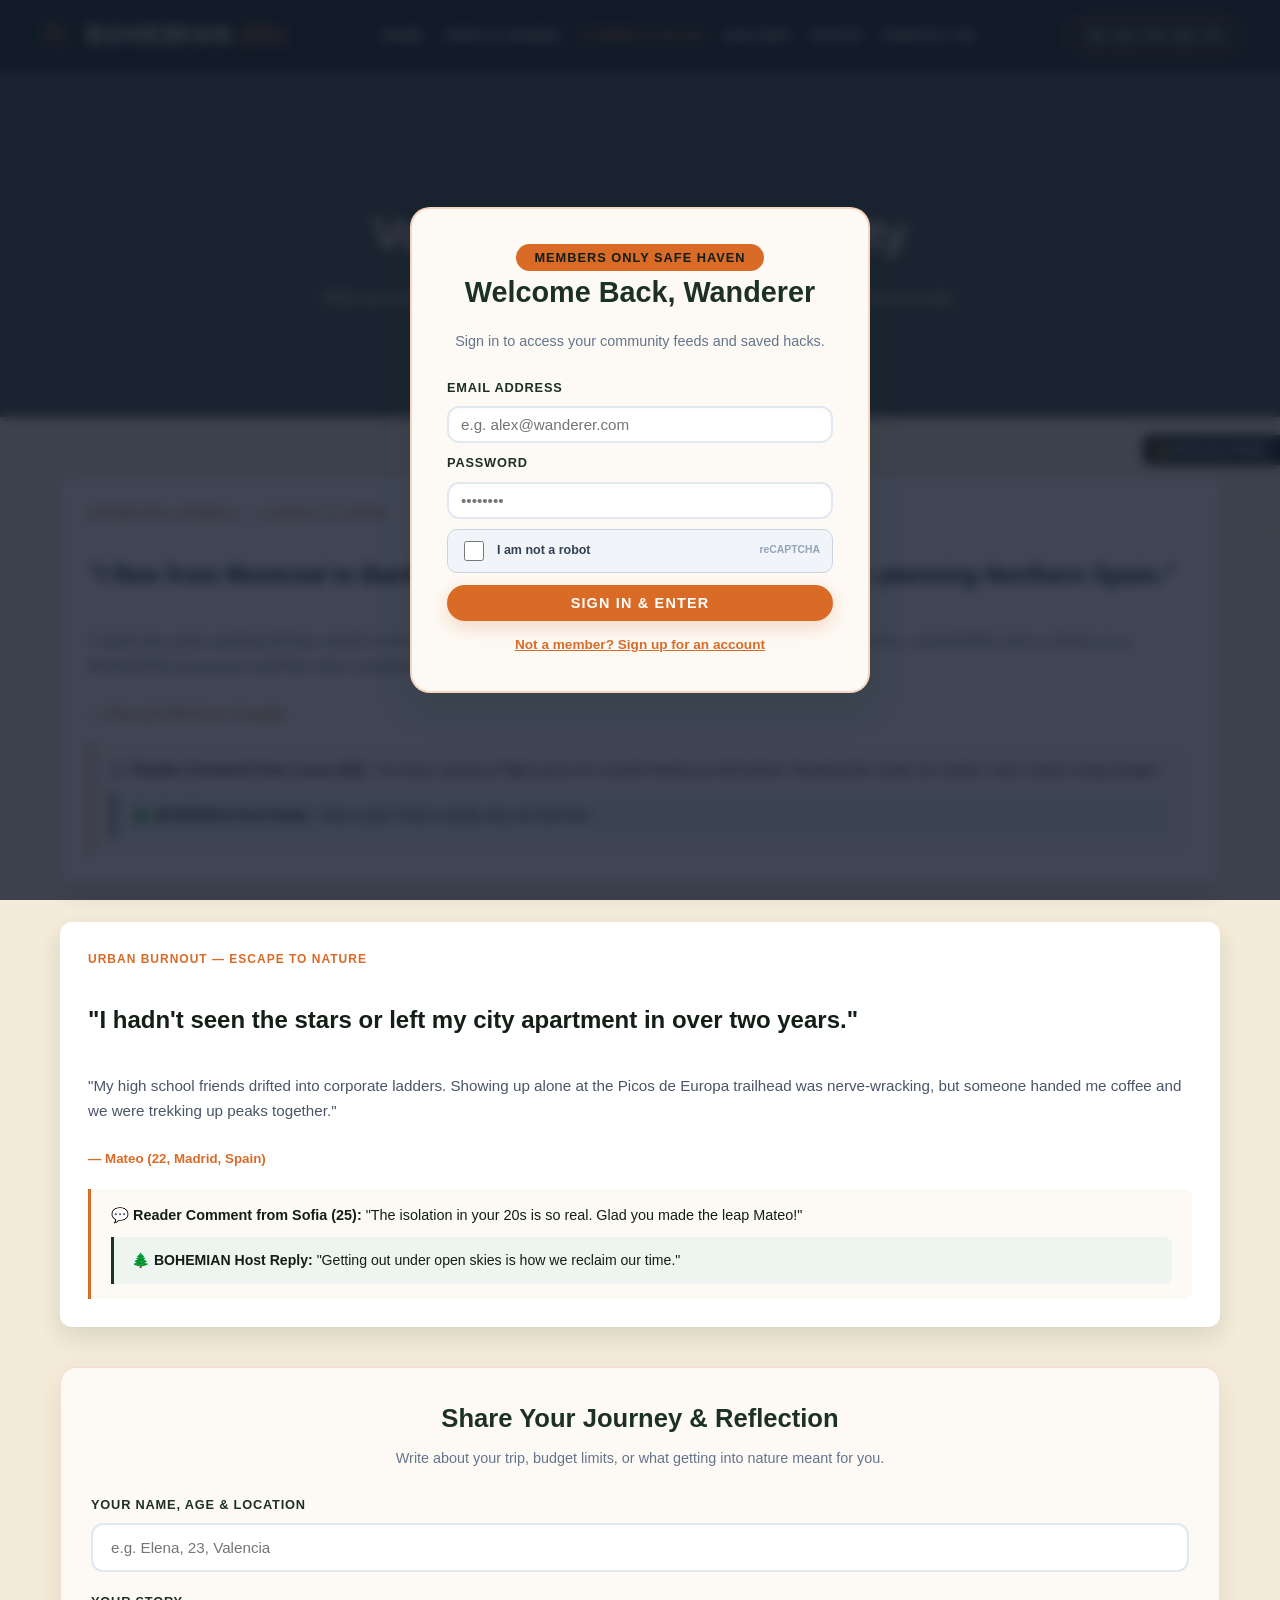
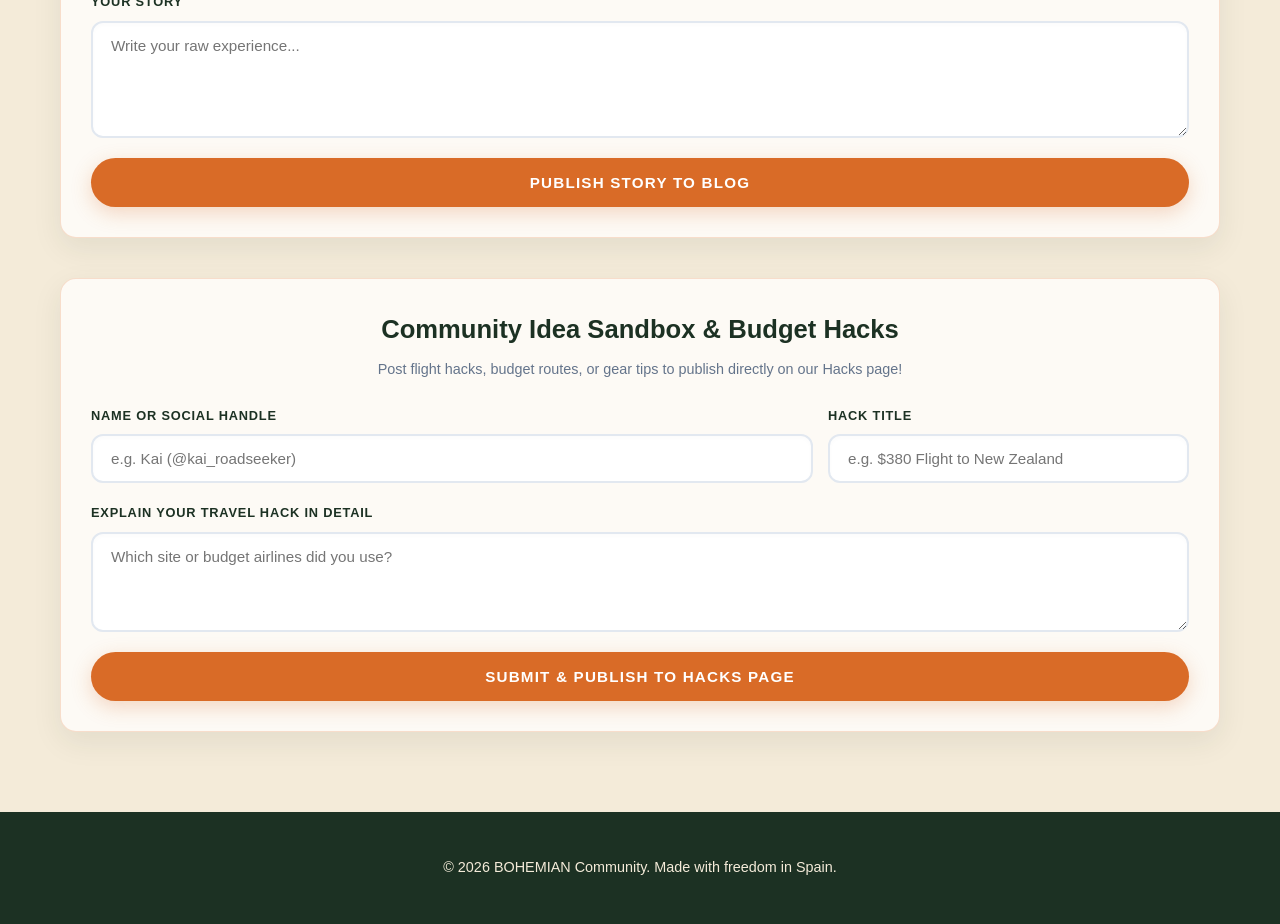
<file: historias.html>
<!DOCTYPE html>
<html lang="en">
<head>
    <meta charset="UTF-8">
    <meta name="viewport" content="width=device-width, initial-scale=1.0">
    <title>BOHEMIAN | Community Journal & Honest Stories</title>
    <link rel="stylesheet" href="css/estilos.css">
    <style>
        .comment-thread { background-color: #fdfaf5; border-left: 3px solid var(--burnt-orange); padding: 15px 20px; margin-top: 20px; border-radius: 0 8px 8px 0; font-size: 0.9rem; }
        .comment-host { background-color: #eef4f0; border-left: 3px solid var(--pine-green); padding: 12px 18px; margin-top: 10px; border-radius: 0 8px 8px 0; font-size: 0.88rem; }
    </style>
</head>
<body>

    <header class="navbar">
        <a href="index.html" class="logo-container">
            <svg class="horse-icon" viewBox="0 0 24 24">
                <path d="M21.5,12C20.5,11.5 19,11.2 18,11.5C17,11.8 16,12.5 15,12C14,11.5 13.5,10.2 13,9C12.5,7.8 12,6.5 11,5.5C10,4.5 8.5,4 7.5,4.5C6.5,5 6,6 5.5,7C5,8 4.5,8.5 3.5,8.5C2.5,8.5 2,8 1.5,7.5L1,8.5C2,9.5 3,10 4,10C5,10 5.5,9.5 6,8.5C6.5,7.5 7,7 7.5,6.8C8,6.6 8.8,7 9.5,7.8C10.2,8.6 10.8,9.8 11.2,11C10,12 8.5,12.5 7,13C5.5,13.5 4,14 3,15C2,16 1.5,17.5 2,19L3,18.5C2.6,17.5 3,16.5 3.8,15.8C4.6,15.1 5.8,14.6 7.2,14.1C8.6,13.6 10,13.1 11.2,12.2C11.5,13.2 12,14.5 12.5,15.5C13,16.5 13.5,17.5 14,18.5C14.5,19.5 15,20.5 16,21L17,20C16.2,19.5 15.8,18.7 15.3,17.8C14.8,16.9 14.3,16 13.8,15C13.3,14 12.8,12.8 12.5,11.8C13.5,12.2 14.5,12.5 15.5,12.5C16.5,12.5 17.5,12.2 18.5,11.8C19.5,11.4 20.5,11.8 21.5,12Z"/>
            </svg>
            <div class="logo">BOHEMIAN <span>20s</span></div>
        </a>
        <nav>
            <ul class="nav-links">
                <li><a href="index.html" data-en="Home" data-es="Inicio" data-fr="Accueil" data-de="Startseite" data-tr="Ana Sayfa">Home</a></li>
                <li><a href="servicios.html" data-en="Trips & Guides" data-es="Viajes y Guías" data-fr="Voyages & Guides" data-de="Reisen & Guides" data-tr="Geziler & Rehberler">Trips & Guides</a></li>
                <li><a href="historias.html" class="active" data-en="Stories & Blog" data-es="Historias y Blog" data-fr="Histoires & Blog" data-de="Geschichten & Blog" data-tr="Hikayeler & Blog">Stories & Blog</a></li>
                <li><a href="galeria.html" data-en="Gallery" data-es="Galería" data-fr="Galerie" data-de="Galerie" data-tr="Galeri">Gallery</a></li>
                <li><a href="hacks.html" data-en="Hacks" data-es="Trucos" data-fr="Astuces" data-de="Tricks" data-tr="İpuçları">Hacks</a></li>
                <li><a href="contacto.html" data-en="Contact Us" data-es="Contacto" data-fr="Contactez-nous" data-de="Kontakt" data-tr="İletişim">Contact Us</a></li>
            </ul>
        </nav>
        <div style="display: flex; align-items: center; gap: 8px;">
            <div class="nav-profile-container" id="navProfileWrapper" style="display: none;">
                <button id="profileAvatarBtn" class="profile-avatar-btn">🌲<span id="notifDot" class="notification-dot"></span></button>
            </div>
            <button id="lang-btn" class="lang-toggle">EN / ES / FR / DE / TR</button>
        </div>
    </header>

    <section class="page-header">
        <h1 data-en="Voices of the Community" data-es="Voces de la Comunidad" data-fr="Voix de la communauté" data-de="Stimmen der Community" data-tr="Topluluğun Sesleri">Voices of the Community</h1>
        <p data-en="Real accounts from people in their 20s who felt stuck, broke, or alone—and found a crew." data-es="Relatos reales de jóvenes de 20s que se sentían solos y encontraron un grupo." data-fr="Récits de jeunes de 20 ans qui se sont sentis seuls et ont trouvé une équipe." data-de="Echte Berichte von 20-Jährigen, die eine Crew gefunden haben." data-tr="Yalnız hisseden ve bir grup bulan 20'li yaşlardakilerin gerçek hikayeleri.">Real accounts from people in their 20s who felt stuck, broke, or alone—and found a crew.</p>
    </section>

    <section class="container">
        <article class="story-post card-body" style="margin-bottom: 40px;">
            <span class="vibe-tag" data-en="EXPEDITION JOURNAL — CANADA TO SPAIN" data-es="DIARIO DE EXPEDICIÓN — CANADÁ A ESPAÑA" data-fr="JOURNAL D'EXPÉDITION — CANADA À ESPAGNE" data-de="EXPEDITIONSJOURNAL — KANADA BIS SPANIEN" data-tr="SEFER GÜNLÜĞÜ — KANADA'DAN İSPANYA'YA">EXPEDITION JOURNAL — CANADA TO SPAIN</span>
            <h2 data-en='"I flew from Montreal to Banff with 5 complete strangers. Now we are planning Northern Spain."' data-es='"Volé de Montreal a Banff con 5 completos desconocidos. Ahora planeamos el norte de España."' data-fr='"Je suis volé de Montréal à Banff avec 5 inconnus. Maintenant nous planifions l\'Espagne."' data-de='"Ich flog von Montreal nach Banff mit 5 Fremden. Jetzt planen wir Nordspanien."' data-tr='"Montreal\'den Banff\'a 5 yabancıyla uçtum. Şimdi Kuzey İspanya\'yı planlıyoruz."'>"I flew from Montreal to Banff with 5 complete strangers. Now we are planning Northern Spain."</h2>
            <p data-en='"I spent two years working 50-hour weeks in Montreal, constantly watching luxury travel reels thinking I need rich parents. I saved $400, took a chance on a BOHEMIAN group post, and flew west completely terrified."' data-es='"Pasé dos años trabajando 50 horas semanales en Montreal, viendo reels de viajes y pensando que necesitaba padres ricos. Ahorré $400 y me arriesgué."' data-fr='"J\'ai passé deux ans à travailler 50 heures par semaine à Montréal, pensant avoir besoin de parents riches. J\'ai économisé 400 $ et j\'ai tenté ma chance."' data-de='"Ich habe zwei Jahre lang 50 Stunden pro Woche in Montreal gearbeitet und dachte, ich brauche reiche Eltern. Ich habe 400 $ gespart und es gewagt."' data-tr='"Montreal\'de haftada 50 saat çalışarak iki yıl geçirdim. 400 dolar biriktirdim ve BOHEMIAN ile batıya uçtum."'>"I spent two years working 50-hour weeks in Montreal, constantly watching luxury travel reels thinking I need rich parents. I saved $400, took a chance on a BOHEMIAN group post, and flew west completely terrified."</p>
            <small style="color: var(--burnt-orange); font-weight: bold;">— Clara (24, Montreal, Canada)</small>
            <div class="comment-thread">
                <strong data-en="💬 Reader Comment from Lucas (23):" data-es="💬 Comentario de Lucas (23):" data-fr="💬 Commentaire de Lucas (23) :" data-de="💬 Leserkommentar von Lucas (23):" data-tr="💬 Lucas'tan (23) Yorum:">💬 Reader Comment from Lucas (23):</strong> <span data-en='"I’ve been staring at flight prices for months feeling so left behind. Reading this made me realize I don't need a huge budget."' data-es='"Llevo meses mirando precios de vuelos sintiéndome rezagado. Leer esto me hizo ver que no necesito un gran presupuesto."' data-fr='"Je regarde les prix des vols depuis des mois. Cela m\'a fait réalisez que je n\'ai pas besoin d\'un gros budget."' data-de='"Ich starre seit Monaten auf Flugpreise. Das hat mir gezeigt, dass ich kein riesiges Budget brauche."' data-tr='"Aylardır uçak fiyatlarına bakıyorum. Bunu okumak büyük bir bütçeye ihtiyacım olmadığını fark ettirdi."'>"I’ve been staring at flight prices for months feeling so left behind. Reading this made me realize I don't need a huge budget."</span>
                <div class="comment-host"><strong data-en="🌲 BOHEMIAN Host Reply:" data-es="🌲 Respuesta del Anfitrión:" data-fr="🌲 Réponse de l'hôte :" data-de="🌲 Host-Antwort:" data-tr="🌲 Host Yanıtı:">🌲 BOHEMIAN Host Reply:</strong> <span data-en='"Hey Lucas! That’s exactly why we built this."' data-es='"¡Hola Lucas! Por eso exactamente creamos esto."' data-fr='"Salut Lucas ! C\'est exactement pour cela que nous avons créé ceci."' data-de='"Hey Lucas! Genau deshalb haben wir das aufgebaut."' data-tr='"Selam Lucas! Bunu tam olarak bu yüzden kurduk."'>"Hey Lucas! That’s exactly why we built this."</span></div>
            </div>
        </article>

        <article class="story-post card-body" style="margin-bottom: 40px;">
            <span class="vibe-tag" data-en="URBAN BURNOUT — ESCAPE TO NATURE" data-es="BURNOUT URBANO — ESCAPE A LA NATURALEZA" data-fr="ÉPUISEMENT URBAIN — ÉVASION DANS LA NATURE" data-de="STÄDTISCHER BURNOUT — FLUCHT IN DIE NATUR" data-tr="ŞEHİR TÜKENMİŞLİĞİ — DOĞAYA KAÇIŞ">URBAN BURNOUT — ESCAPE TO NATURE</span>
            <h2 data-en='"I hadn't seen the stars or left my city apartment in over two years."' data-es='"No había visto las estrellas ni salido de mi piso en más de dos años."' data-fr='"Je n\'avais pas vu les étoiles ni quitté mon appartement depuis plus de deux ans."' data-de='"Ich hatte seit über zwei Jahren weder die Sterne gesehen noch meine Stadtwohnung verlassen."' data-tr='"İki yılı aşkın süredir ne yıldızları görmüştüm ne de şehir apartmanından çıkmıştım."'>"I hadn't seen the stars or left my city apartment in over two years."</h2>
            <p data-en='"My high school friends drifted into corporate ladders. Showing up alone at the Picos de Europa trailhead was nerve-wracking, but someone handed me coffee and we were trekking up peaks together."' data-es='"Mis amigos de la escuela cayeron en la rutina corporativa. Llegar solo al sendero de los Picos de Europa me puso nervioso, pero alguien me dio café y subimos juntos."' data-fr='"Mes amis de lycée sont entrés dans le monde corporatif. Arriver seul au sentier était stressant, mais quelqu\'un m\'a offert du café."' data-de='"Meine Schulfreunde landeten in Konzernkarrieren. Allein am Wanderweg aufzutauchen war nervenaufreibend, aber jemand gab mir Kaffee."' data-tr='"Lise arkadaşlarım kurumsal merdivenlere yöneldi. Picos de Europa patikasında tek başına olmak gergindi ama biri bana kahve uzattı."'>"My high school friends drifted into corporate ladders. Showing up alone at the Picos de Europa trailhead was nerve-wracking, but someone handed me coffee and we were trekking up peaks together."</p>
            <small style="color: var(--burnt-orange); font-weight: bold;">— Mateo (22, Madrid, Spain)</small>
            <div class="comment-thread">
                <strong data-en="💬 Reader Comment from Sofia (25):" data-es="💬 Comentario de Sofia (25):" data-fr="💬 Commentaire de Sofia (25) :" data-de="💬 Leserkommentar von Sofia (25):" data-tr="💬 Sofia'dan (25) Yorum:">💬 Reader Comment from Sofia (25):</strong> <span data-en='"The isolation in your 20s is so real. Glad you made the leap Mateo!"' data-es='"¡La soledad en los 20s es muy real. ¡Qué bueno que diste el salto, Mateo!"' data-fr='"L\'isolement dans la vingtaine est bien réel. Heureuse que tu aies franchi le pas !"' data-de='"Die Isolation in den 20ern ist so real. Schön, dass du den Sprung gewagt hast!"' data-tr='"20\'li yaşlardaki izolasyon çok gerçek. Adım attığına sevindim Mateo!"'>"The isolation in your 20s is so real. Glad you made the leap Mateo!"</span>
                <div class="comment-host"><strong data-en="🌲 BOHEMIAN Host Reply:" data-es="🌲 Respuesta del Anfitrión:" data-fr="🌲 Réponse de l'hôte :" data-de="🌲 Host-Antwort:" data-tr="🌲 Host Yanıtı:">🌲 BOHEMIAN Host Reply:</strong> <span data-en='"Getting out under open skies is how we reclaim our time."' data-es='"Salir bajo cielo abierto es la forma en que recuperamos nuestro tiempo."' data-fr='"Sortir sous un ciel ouvert, c\'est ainsi que nous reprenons notre temps."' data-de='"Unter freiem Himmel zurückzuholen, ist unsere Art, unsere Zeit zurückzuerlangen."' data-tr='"Açık gökyüzünün altına çıkmak, zamanımızı geri almamızın yoludur."'>"Getting out under open skies is how we reclaim our time."</span></div>
            </div>
        </article>

        <div class="app-form-wrapper" style="margin-bottom: 40px;">
            <div class="app-form-header">
                <h3 data-en="Share Your Journey & Reflection" data-es="Comparte tu Viaje y Reflexión" data-fr="Partagez votre voyage et réflexion" data-de="Teile deine Reise & Reflexion" data-tr="Yolculuğunu ve Düşüncelerini Paylaş">Share Your Journey & Reflection</h3>
                <p data-en="Write about your trip, budget limits, or what getting into nature meant for you." data-es="Escribe sobre tu viaje, presupuesto o lo que significó para ti la naturaleza." data-fr="Écrivez sur votre voyage, vos limites de budget ou la nature." data-de="Schreibe über deine Reise, dein Budget oder was die Natur für dich bedeutet." data-tr="Geziniz, bütçeniz veya doğanın sizin için ne ifade ettiği hakkında yazın.">Write about your trip, budget limits, or what getting into nature meant for you.</p>
            </div>
            <form id="storyForm">
                <div class="custom-field"><label data-en="Your Name, Age & Location" data-es="Tu Nombre, Edad y Ciudad" data-fr="Nom, âge et lieu" data-de="Name, Alter & Wohnort" data-tr="Adınız, Yaşınız ve Konumunuz">Your Name, Age & Location</label><input type="text" id="authorName" placeholder="e.g. Elena, 23, Valencia" required></div>
                <div class="custom-field"><label data-en="Your Story" data-es="Tu Historia" data-fr="Votre histoire" data-de="Deine Geschichte" data-tr="Hikayeniz">Your Story</label><textarea id="storyText" placeholder="Write your raw experience..." rows="5" required></textarea></div>
                <button type="submit" class="btn primary-btn btn-submit-app" style="background-color: var(--burnt-orange); border-color: var(--burnt-orange);" data-en="Publish Story to Blog" data-es="Publicar Historia en el Blog" data-fr="Publier l'histoire" data-de="Geschichte im Blog veröffentlichen" data-tr="Hikayeyi Blogda Yayınla">Publish Story to Blog</button>
            </form>
            <div id="formSuccessMessage" class="hidden-msg" style="text-align: center; margin-top: 15px;" data-en="🎉 Story submitted! Thank you for contributing." data-es="🎉 ¡Historia enviada! Gracias por contribuir." data-fr="🎉 Histoire soumise ! Merci pour votre contribution." data-de="🎉 Geschichte eingereicht! Danke für deinen Beitrag." data-tr="🎉 Hikaye gönderildi! Katkınız için teşekkürler.">🎉 Story submitted! Thank you for contributing.</div>
        </div>

        <div class="app-form-wrapper">
            <div class="app-form-header">
                <h3 data-en="Community Idea Sandbox & Budget Hacks" data-es="Ideas de la Comunidad y Hacks de Presupuesto" data-fr="Boîte à idées & astuces budgétaires" data-de="Community-Ideen & Budget-Hacks" data-tr="Topluluk Fikir Kutusu ve Bütçe İpuçları">Community Idea Sandbox & Budget Hacks</h3>
                <p data-en="Post flight hacks, budget routes, or gear tips to publish directly on our Hacks page!" data-es="¡Publica trucos de vuelos, rutas económicas o consejos de equipo en la página de Hacks!" data-fr="Publiez des astuces de vols ou de matériel sur notre page Hacks !" data-de="Poste Flug-Hacks oder Ausrüstungstipps für unsere Hacks-Seite!" data-tr="Uçuş ipuçları, bütçe rotaları veya ekipman ipuçları paylaşın!">Post flight hacks, budget routes, or gear tips to publish directly on our Hacks page!</p>
            </div>
            <form id="ideaForm">
                <div class="input-group-row">
                    <div class="custom-field"><label data-en="Name or Social Handle" data-es="Nombre o Red Social" data-fr="Nom ou pseudo" data-de="Name oder Social Handle" data-tr="Ad veya Sosyal Medya Hesabı">Name or Social Handle</label><input type="text" id="hackAuthor" placeholder="e.g. Kai (@kai_roadseeker)" required></div>
                    <div class="custom-field"><label data-en="Hack Title" data-es="Título del Truco" data-fr="Titre de l'astuce" data-de="Hack-Titel" data-tr="İpucu Başlığı">Hack Title</label><input type="text" id="hackTitle" placeholder="e.g. $380 Flight to New Zealand" required></div>
                </div>
                <div class="custom-field"><label data-en="Explain your travel hack in detail" data-es="Explica tu truco de viaje en detalle" data-fr="Expliquez votre astuce de voyage" data-de="Erkläre deinen Reise-Hack im Detail" data-tr="Seyahat ipucunuzu detaylıca açıklayın">Explain your travel hack in detail</label><textarea id="hackDetail" placeholder="Which site or budget airlines did you use?" rows="4" required></textarea></div>
                <button type="submit" class="btn primary-btn btn-submit-app" style="background-color: var(--burnt-orange); border-color: var(--burnt-orange);" data-en="Submit & Publish to Hacks Page" data-es="Enviar y Publicar en la Página de Hacks" data-fr="Soumettre et publier" data-de="Absenden & auf Hacks-Seite veröffentlichen" data-tr="Gönder ve Hacks Sayfasında Yayınla">Submit & Publish to Hacks Page</button>
            </form>
            <div id="ideaSuccessMessage" class="hidden-msg" style="text-align: center; margin-top: 15px;" data-en="🎉 Hack submitted! Check the Hacks page to see it live." data-es="🎉 ¡Truco enviado! Revisa la página de Hacks para verlo en vivo." data-fr="🎉 Astuce soumise ! Consultez la page Hacks." data-de="🎉 Hack eingereicht! Siehe Hacks-Seite." data-tr="🎉 İpucu gönderildi! Canlı görmek için Hacks sayfasını kontrol edin.">🎉 Hack submitted! Check the Hacks page to see it live.</div>
        </div>
    </section>

    <!-- Floating UI Widgets & Modals -->
    <button id="radioTabBtn" class="radio-tab-btn" data-en="📻 Bohemian Radio" data-es="📻 Radio Bohemian" data-fr="📻 Radio Bohemian" data-de="📻 Bohemian Radio" data-tr="📻 Bohemian Radyo">📻 Bohemian Radio</button>
    <div id="radioDrawer" class="radio-drawer">
        <div class="radio-header">
            <h4 data-en="📻 Chill Campfire Radio" data-es="📻 Radio Fogata Chill" data-fr="📻 Radio Feu de Camp" data-de="📻 Lagerfeuer-Radio" data-tr="📻 Kamp Ateşi Radyosu">📻 Chill Campfire Radio</h4>
            <button id="closeRadioBtn" class="radio-close-btn">&times;</button>
        </div>
        <p style="font-size: 0.8rem; color: #64748b; margin: 0 0 12px 0;" data-en="Ambient lofi & outdoor streams." data-es="Lofi ambiental y transmisiones al aire libre." data-fr="Lofi ambiant & flux en plein air." data-de="Ambient-Lofi & Outdoor-Streams." data-tr="Ortam lofi ve açık hava yayınları.">Ambient lofi & outdoor streams.</p>
        <div class="radio-player-controls">
            <audio id="bohemianAudio" loop><source src="https://stream.zeno.fm/f3wvbbqmdg8uv" type="audio/mpeg"></audio>
            <button id="playRadioBtn" class="radio-play-btn" data-en="▶️ Play Chill Radio" data-es="▶️ Reproducir Radio Chill" data-fr="▶️ Écouter la radio" data-de="▶️ Radio abspielen" data-tr="▶️ Radyoyu Başlat">▶️ Play Chill Radio</button>
        </div>
    </div>
    <button id="backToTopBtn" class="back-to-top-btn" title="Back to Top">↑</button>

    <div id="profileDashboardModal" class="profile-dashboard-modal">
        <div class="profile-dashboard-card">
            <span class="close-modal" id="closeProfileModal">&times;</span>
            <div class="profile-dashboard-header">
                <div class="profile-large-avatar">🦅</div>
                <div>
                    <h3 id="profileUserEmailDisplay" style="margin: 0; color: var(--pine-green); font-size: 1.1rem;">wanderer@bohemian.com</h3>
                    <span style="font-size: 0.8rem; color: var(--burnt-orange); font-weight: 700;" data-en="Verified Member" data-es="Miembro Verificado" data-fr="Membre vérifié" data-de="Verifiziertes Mitglied" data-tr="Onaylı Üye">Verified Member</span>
                </div>
            </div>
            <div class="profile-stats-box">
                <div><strong data-en="💬 Notifications:" data-es="💬 Notificaciones:" data-fr="💬 Notifications :" data-de="💬 Benachrichtigungen:" data-tr="💬 Bildirimler:">💬 Notifications:</strong> <span id="notifCountText" data-en="2 New replies from Host" data-es="2 Nuevas respuestas del Anfitrión" data-fr="2 Nouvelles réponses de l'hôte" data-de="2 Neue Antworten vom Host" data-tr="2 Yeni Host Yanıtı">2 New replies from Host</span></div>
                <button type="button" id="clearNotifBtn" style="background: none; border: none; color: var(--burnt-orange); font-size: 0.8rem; font-weight: bold; cursor: pointer;" data-en="Mark Read" data-es="Marcar Leído" data-fr="Marquer lu" data-de="Als gelesen markieren" data-tr="Okundu İşaretle">Mark Read</button>
            </div>
            <div style="margin-bottom: 20px;">
                <a href="historias.html" class="profile-action-btn btn-write-blog" style="text-decoration: none;" data-en="✍️ Open Story & Blog Studio" data-es="✍️ Abrir Estudio de Historias" data-fr="✍️ Ouvrir le studio d'histoires" data-de="✍️ Geschichten-Studio öffnen" data-tr="✍️ Hikaye Stüdyosunu Aç">✍️ Open Story & Blog Studio</a>
            </div>
            <div class="profile-actions-list">
                <button type="button" id="signOutBtn" class="profile-action-btn btn-sign-out" data-en="Sign Out of Account" data-es="Cerrar Sesión" data-fr="Se déconnecter" data-de="Abmelden" data-tr="Oturumu Kapat">Sign Out of Account</button>
                <button type="button" id="deleteAccountBtn" class="profile-action-btn btn-delete-account" data-en="⚠️ Delete My Account & Data" data-es="⚠️ Eliminar mi Cuenta" data-fr="⚠️ Supprimer mon compte" data-de="⚠️ Konto löschen" data-tr="⚠️ Hesabımı Sil">⚠️ Delete My Account & Data</button>
            </div>
        </div>
    </div>

    <div id="memberGateModal" class="member-gate-modal">
        <video autoplay muted loop class="gate-video-bg"><source src="https://assets.mixkit.co/videos/preview/mixkit-friends-running-on-the-beach-at-sunset-42691-large.mp4" type="video/mp4"></video>
        <div class="gate-content-card">
            <span class="badge" data-en="Members Only Safe Haven" data-es="Refugio Exclusivo para Miembros" data-fr="Refuge réservé aux membres" data-de="Zufluchtsort nur für Mitglieder" data-tr="Sadece Üyelere Özel Sığınak">Members Only Safe Haven</span>
            <h2 id="gateTitle" data-en="Welcome Back, Wanderer" data-es="Bienvenido de Nuevo, Viajero" data-fr="Bienvenue, Voyageur" data-de="Willkommen zurück, Wanderer" data-tr="Hoş Geldin, Gezgin">Welcome Back, Wanderer</h2>
            <p id="gateSubtitle" data-en="Sign in to access your community feeds and saved hacks." data-es="Inicia sesión para acceder a tus contenidos y hacks guardados." data-fr="Connectez-vous pour accéder à vos flux." data-de="Melde dich an, um auf deine Feeds zuzugreifen." data-tr="Akışınıza ve kaydedilmiş ipuçlarınıza erişmek için giriş yapın.">Sign in to access your community feeds and saved hacks.</p>
            <form id="memberAuthForm"></form>
            <button type="button" id="toggleAuthModeBtn" class="auth-toggle-btn" data-en="Not a member? Sign up for an account" data-es="¿No eres miembro? Regístrate" data-fr="Pas de compte ? Inscrivez-vous" data-de="Kein Mitglied? Registrieren" data-tr="Üye değil misin? Kaydol">Not a member? Sign up for an account</button>
        </div>
    </div>

    <footer><p data-en="&copy; 2026 BOHEMIAN Community. Made with freedom in Spain." data-es="&copy; 2026 Comunidad BOHEMIAN. Hecho con libertad en España." data-fr="&copy; 2026 Communauté BOHEMIAN. Fait avec liberté en Espagne." data-de="&copy; 2026 BOHEMIAN Community. Mit Freiheit in Spanien gemacht." data-tr="&copy; 2026 BOHEMIAN Topluluğu. İspanya'da özgürlükle üretildi.">&copy; 2026 BOHEMIAN Community. Made with freedom in Spain.</p></footer>
    <script src="js/main.js"></script>
</body>
</html>
</file>
<file: css/estilos.css>
:root {
    --bg-cream: #f4ebd9;
    --pine-green: #1c3123;
    --burnt-orange: #d96b27;
    --slate-blue: #2b3e4a;
    --bark-brown: #8c6239;
    --text-dark: #121e16;
    --card-shadow: 0 10px 25px rgba(28, 49, 35, 0.12);
}

* { box-sizing: border-box; }

body {
    margin: 0;
    padding: 0;
    font-family: 'Segoe UI', -apple-system, BlinkMacSystemFont, Roboto, sans-serif;
    background-color: var(--bg-cream);
    color: var(--text-dark);
    line-height: 1.6;
}

/* Navbar */
.navbar {
    display: flex;
    justify-content: space-between;
    align-items: center;
    background-color: var(--pine-green);
    padding: 16px 40px;
    position: sticky;
    top: 0;
    z-index: 1000;
    box-shadow: 0 4px 15px rgba(0,0,0,0.2);
}

.logo-container {
    display: flex;
    align-items: center;
    gap: 12px;
    text-decoration: none;
    color: var(--bg-cream);
}

.horse-icon { width: 34px; height: 34px; fill: var(--burnt-orange); }
.logo { font-weight: 900; font-size: 1.5rem; letter-spacing: 2px; }
.logo span { color: var(--burnt-orange); }

.nav-links {
    list-style: none;
    display: flex;
    gap: 20px;
    margin: 0;
    padding: 0;
}

.nav-links a {
    color: var(--bg-cream);
    text-decoration: none;
    font-weight: 600;
    text-transform: uppercase;
    font-size: 0.8rem;
    letter-spacing: 1px;
    transition: color 0.2s ease;
}

.nav-links a:hover, .nav-links a.active { color: var(--burnt-orange); }

.lang-toggle {
    background-color: transparent;
    border: 2px solid var(--burnt-orange);
    color: var(--bg-cream);
    padding: 6px 16px;
    font-weight: bold;
    border-radius: 20px;
    cursor: pointer;
    transition: all 0.3s ease;
}

.lang-toggle:hover { background-color: var(--burnt-orange); }

/* Hero Section */
.hero {
    position: relative;
    background: linear-gradient(rgba(28, 49, 35, 0.75), rgba(28, 49, 35, 0.85)), 
                url('https://images.unsplash.com/photo-1504280390367-361c6d9f38f4?q=80&w=1600') center/cover no-repeat;
    color: var(--bg-cream);
    padding: 130px 20px;
    text-align: center;
}

.hero-content { max-width: 850px; margin: 0 auto; }

.badge {
    background-color: var(--burnt-orange);
    padding: 6px 18px;
    border-radius: 20px;
    font-size: 0.8rem;
    font-weight: 700;
    text-transform: uppercase;
    letter-spacing: 1px;
}

.hero h1 { font-size: 3.4rem; margin: 24px 0; line-height: 1.2; }
.hero p { font-size: 1.15rem; opacity: 0.95; margin-bottom: 35px; }

.hero-buttons {
    display: flex;
    justify-content: center;
    gap: 15px;
    flex-wrap: wrap;
}

/* Buttons */
.btn {
    display: inline-block;
    padding: 14px 30px;
    border-radius: 6px;
    text-decoration: none;
    font-weight: 700;
    text-transform: uppercase;
    font-size: 0.85rem;
    letter-spacing: 1px;
    cursor: pointer;
    border: none;
    transition: transform 0.2s ease, box-shadow 0.2s ease;
}

.btn:hover {
    transform: translateY(-2px);
    box-shadow: 0 6px 15px rgba(0,0,0,0.15);
}

.primary-btn { background-color: var(--burnt-orange); color: white; }
.secondary-btn { background-color: transparent; border: 2px solid var(--bg-cream); color: var(--bg-cream); }

/* Layout & Containers */
.container { max-width: 1200px; margin: 60px auto; padding: 0 20px; }
.page-header {
    background: linear-gradient(rgba(28, 49, 35, 0.8), rgba(28, 49, 35, 0.8)), 
                url('https://images.unsplash.com/photo-1464822759023-fed622ff2c3b?q=80&w=1600') center/cover no-repeat;
    color: var(--bg-cream);
    text-align: center;
    padding: 90px 20px;
}
.page-header h1 { font-size: 2.8rem; margin-bottom: 15px; }

.manifesto {
    text-align: center;
    background-color: #ebd2be;
    padding: 60px 20px;
    border-radius: 12px;
    margin: 50px auto;
    max-width: 1100px;
}

.manifesto h2 { font-size: 2.2rem; color: var(--pine-green); margin-bottom: 20px; }

/* Grids & Cards */
.vibe-grid, .trips-grid, .gear-grid {
    display: grid;
    grid-template-columns: repeat(auto-fit, minmax(320px, 1fr));
    gap: 35px;
    margin: 50px auto;
}

.vibe-card, .trip-card, .story-post, .gear-card, .contact-card {
    background-color: #ffffff;
    border-radius: 12px;
    overflow: hidden;
    box-shadow: var(--card-shadow);
    display: flex;
    flex-direction: column;
    justify-content: space-between;
    transition: transform 0.3s ease;
}

.vibe-card:hover, .trip-card:hover, .gear-card:hover { transform: translateY(-5px); }

.card-img { width: 100%; height: 240px; object-fit: cover; }
.card-body { padding: 28px; display: flex; flex-direction: column; flex-grow: 1; }
.vibe-tag, .trip-badge, .gear-category {
    font-weight: bold;
    color: var(--burnt-orange);
    font-size: 0.75rem;
    letter-spacing: 1px;
    margin-bottom: 12px;
    text-transform: uppercase;
}

.card-body h3 { margin: 0 0 12px 0; font-size: 1.4rem; color: var(--pine-green); }
.card-body p { color: #4a5568; font-size: 0.95rem; margin-bottom: 25px; flex-grow: 1; }

.btn-container { margin-top: auto; padding-top: 15px; }

/* Interactive Gallery Grid & Lightbox */
.gallery-grid {
    column-count: 4;
    column-gap: 20px;
    margin-top: 30px;
}

.gallery-item {
    break-inside: avoid;
    margin-bottom: 20px;
    position: relative;
    border-radius: 10px;
    overflow: hidden;
    box-shadow: 0 4px 15px rgba(0,0,0,0.1);
    background-color: #ebd2be;
    cursor: pointer;
}

.gallery-item img {
    width: 100%;
    display: block;
    border-radius: 10px;
    transition: transform 0.4s ease;
}

.gallery-item:hover img { transform: scale(1.05); }

.gallery-caption {
    position: absolute;
    bottom: 0; left: 0; right: 0;
    background: linear-gradient(transparent, rgba(18, 30, 22, 0.95));
    color: var(--bg-cream);
    padding: 15px;
    font-size: 0.85rem;
    opacity: 0;
    transition: opacity 0.3s ease;
}

.gallery-item:hover .gallery-caption { opacity: 1; }

/* Lightbox Modal */
.lightbox {
    display: none;
    position: fixed;
    z-index: 3000;
    left: 0; top: 0; width: 100%; height: 100%;
    background-color: rgba(18, 30, 22, 0.95);
    backdrop-filter: blur(8px);
    justify-content: center;
    align-items: center;
    flex-direction: column;
}

.lightbox-img {
    max-width: 85%;
    max-height: 75vh;
    border-radius: 8px;
    box-shadow: 0 10px 40px rgba(0,0,0,0.5);
    border: 3px solid var(--bg-cream);
}

.lightbox-caption {
    color: var(--bg-cream);
    margin-top: 15px;
    font-size: 1.1rem;
    text-align: center;
}

.lightbox-counter {
    color: var(--burnt-orange);
    font-weight: bold;
    font-size: 0.9rem;
    margin-top: 5px;
}

.lightbox-btn {
    position: absolute;
    top: 50%;
    transform: translateY(-50%);
    background: rgba(217, 107, 39, 0.8);
    color: white;
    border: none;
    font-size: 2rem;
    padding: 15px 22px;
    cursor: pointer;
    border-radius: 50%;
    transition: background 0.3s ease;
}

.lightbox-btn:hover { background: var(--burnt-orange); }
.lightbox-prev { left: 30px; }
.lightbox-next { right: 30px; }

.lightbox-close {
    position: absolute;
    top: 25px;
    right: 35px;
    color: white;
    font-size: 2.5rem;
    cursor: pointer;
}

/* Modals */
.modal {
    display: none;
    position: fixed;
    z-index: 2000;
    left: 0; top: 0; width: 100%; height: 100%;
    background-color: rgba(18, 30, 22, 0.85);
    backdrop-filter: blur(5px);
    justify-content: center;
    align-items: center;
    padding: 20px;
}

.modal-content {
    background-color: var(--bg-cream);
    padding: 40px;
    border-radius: 12px;
    max-width: 600px;
    width: 100%;
    position: relative;
    box-shadow: 0 20px 40px rgba(0,0,0,0.4);
    border-top: 6px solid var(--burnt-orange);
}

.close-modal {
    position: absolute;
    top: 15px; right: 20px;
    font-size: 1.8rem;
    cursor: pointer;
    color: var(--pine-green);
    font-weight: bold;
}

.modal-details {
    background: #ffffff;
    padding: 20px;
    border-radius: 8px;
    margin: 20px 0;
    font-size: 0.95rem;
}

/* Forms */
.upload-section, .contact-card {
    background-color: #ffffff;
    padding: 40px;
    border-radius: 12px;
    margin-top: 40px;
    box-shadow: var(--card-shadow);
}

.upload-section input, .upload-section textarea, .contact-card input, .contact-card textarea {
    width: 100%;
    padding: 14px;
    margin-bottom: 20px;
    border: 1px solid #cbd5e1;
    border-radius: 6px;
    font-family: inherit;
}

.hidden-msg {
    display: none;
    margin-top: 20px;
    padding: 15px;
    background-color: #d1fae5;
    color: #065f46;
    border-radius: 6px;
    font-weight: bold;
}

footer {
    background-color: var(--pine-green);
    color: var(--bg-cream);
    text-align: center;
    padding: 30px;
    font-size: 0.9rem;
    margin-top: 80px;
}

@media (max-width: 1024px) { .gallery-grid { column-count: 3; } }
@media (max-width: 768px) {
    .gallery-grid { column-count: 2; }
    .hero h1 { font-size: 2.4rem; }
    .lightbox-prev { left: 10px; }
    .lightbox-next { right: 10px; }
}
@media (max-width: 480px) {
    .gallery-grid { column-count: 1; }
    .navbar { padding: 15px 20px; flex-direction: column; gap: 15px; }
}
/* ==========================================================
   BOHEMIAN PHOTO GALLERY
   ========================================================== */


/* Upload area */

.gallery-upload-section {
    width: 90%;
    max-width: 900px;
    margin: 30px auto 45px;
    text-align: center;
}

.gallery-upload-content {
    padding: 45px 30px;
    border: 1px dashed rgba(80, 70, 50, 0.35);
    border-radius: 4px;
    background: rgba(255, 255, 255, 0.35);
}

.upload-icon {
    display: block;
    font-size: 2.5rem;
    margin-bottom: 10px;
}

.gallery-upload-content h2 {
    margin-bottom: 10px;
}

.gallery-upload-content p {
    max-width: 650px;
    margin: 0 auto 25px;
    line-height: 1.7;
}


/* Upload button */

.upload-button {
    display: inline-block;
    padding: 12px 24px;
    border: 1px solid currentColor;
    cursor: pointer;
    transition: 0.3s ease;
}

.upload-button:hover {
    transform: translateY(-2px);
    opacity: 0.75;
}

#uploadPreview {
    margin-top: 15px;
    font-size: 0.9rem;
}


/* ==========================================================
   GALLERY FILTER BUTTONS
   ========================================================== */

.gallery-filters {
    display: flex;
    justify-content: center;
    align-items: center;
    flex-wrap: wrap;
    gap: 10px;
    margin: 25px auto 40px;
    padding: 0 20px;
}

.gallery-filter {
    background: #f3ead9;
    color: #29483b;
    border: 1px solid #29483b;
    padding: 10px 20px;
    border-radius: 30px;
    cursor: pointer;
    font-family: inherit;
    font-size: 0.9rem;
    letter-spacing: 0.03em;
    transition: all 0.3s ease;
}

.gallery-filter:hover {
    background: #29483b;
    color: #f8f1e4;
    transform: translateY(-2px);
    box-shadow: 0 5px 15px rgba(41, 72, 59, 0.18);
}

.gallery-filter.active {
    background: #c66b3d;
    color: #fff8ec;
    border-color: #c66b3d;
    box-shadow: 0 5px 15px rgba(198, 107, 61, 0.25);
    transform: translateY(-1px);
}

/* ==========================================================
   BOHEMIAN CUSTOM TRIP APPLICATION FORM STYLES
   ========================================================== */

.app-form-wrapper {
    background: #fdfaf5;
    border-radius: 16px;
    padding: 30px;
    box-shadow: 0 10px 30px rgba(28, 49, 35, 0.08);
    border: 1px solid rgba(217, 107, 39, 0.2);
    margin-top: 20px;
}

.app-form-header {
    text-align: center;
    margin-bottom: 25px;
}

.app-form-header h3 {
    font-size: 1.6rem;
    color: var(--pine-green);
    margin: 0 0 8px 0;
}

.app-form-header p {
    font-size: 0.9rem;
    color: #64748b;
    margin: 0;
}

/* Custom Input Groups */
.input-group-row {
    display: grid;
    grid-template-columns: 2fr 1fr;
    gap: 15px;
}

.custom-field {
    display: flex;
    flex-direction: column;
    margin-bottom: 20px;
}

.custom-field label {
    font-size: 0.8rem;
    font-weight: 700;
    text-transform: uppercase;
    letter-spacing: 0.8px;
    color: var(--pine-green);
    margin-bottom: 8px;
}

.custom-field input, 
.custom-field textarea {
    width: 100%;
    padding: 14px 18px;
    border: 2px solid #e2e8f0;
    border-radius: 12px;
    background-color: #ffffff;
    font-family: inherit;
    font-size: 0.95rem;
    color: var(--text-dark);
    transition: all 0.25s ease;
    box-shadow: inset 0 2px 4px rgba(0,0,0,0.02);
}

.custom-field input:focus, 
.custom-field textarea:focus {
    outline: none;
    border-color: var(--burnt-orange);
    background-color: #fff;
    box-shadow: 0 0 0 4px rgba(217, 107, 39, 0.15);
}

/* Outdoor Vibe Selection Bubbles */
.bubble-selector-container {
    margin-bottom: 22px;
}

.bubble-selector-container label {
    font-size: 0.8rem;
    font-weight: 700;
    text-transform: uppercase;
    letter-spacing: 0.8px;
    color: var(--pine-green);
    display: block;
    margin-bottom: 10px;
}

.bubble-options {
    display: flex;
    flex-wrap: wrap;
    gap: 10px;
}

.bubble-radio {
    display: none;
}

.bubble-badge {
    display: inline-flex;
    align-items: center;
    gap: 6px;
    padding: 10px 18px;
    border-radius: 30px;
    background-color: #ebd2be;
    color: var(--pine-green);
    font-size: 0.85rem;
    font-weight: 600;
    cursor: pointer;
    border: 2px solid transparent;
    transition: all 0.25s ease;
    user-select: none;
}

.bubble-badge:hover {
    background-color: #dfc1a9;
    transform: translateY(-2px);
}

.bubble-radio:checked + .bubble-badge {
    background-color: var(--burnt-orange);
    color: #ffffff;
    border-color: var(--burnt-orange);
    box-shadow: 0 4px 12px rgba(217, 107, 39, 0.3);
}

/* Submit Button Custom Styling */
.btn-submit-app {
    width: 100%;
    padding: 16px;
    border-radius: 30px;
    font-size: 0.95rem;
    letter-spacing: 1.2px;
    box-shadow: 0 6px 20px rgba(217, 107, 39, 0.25);
}

@media (max-width: 600px) {
    .input-group-row {
        grid-template-columns: 1fr;
    }
}
/* ==========================================================
   INTERACTIVE 3D CARD DECKS & COMMUNITY HACKS STYLES
   ========================================================== */

.hacks-deck-container {
    display: grid;
    grid-template-columns: repeat(auto-fit, minmax(320px, 1fr));
    gap: 40px;
    margin-top: 50px;
    perspective: 1000px;
}

/* Individual Card Deck Wrapper */
.card-deck {
    position: relative;
    background: transparent;
    border-radius: 20px;
    cursor: pointer;
    min-height: 280px;
    transition: transform 0.4s cubic-bezier(0.175, 0.885, 0.32, 1.275);
}

/* 3D Tilt Effect on Mouse Hover */
.card-deck:hover {
    transform: translateY(-12px) rotateX(4deg) rotateY(-2deg);
}

/* Base Card Styling */
.deck-card {
    position: absolute;
    top: 0;
    left: 0;
    width: 100%;
    min-height: 260px;
    background: #ffffff;
    border-radius: 18px;
    padding: 28px;
    box-shadow: 0 10px 25px rgba(28, 49, 35, 0.08);
    border: 1px solid rgba(217, 107, 39, 0.2);
    transition: all 0.4s ease;
    display: flex;
    flex-direction: column;
    justify-content: space-between;
}

/* Stacked Layer Cards (Visual Depth Effect) */
.card-deck .card-layer-2 {
    top: 10px;
    left: 8px;
    width: calc(100% - 16px);
    background: #fdf6ee;
    z-index: 1;
    border-color: rgba(217, 107, 39, 0.15);
}

.card-deck .card-layer-3 {
    top: 20px;
    left: 16px;
    width: calc(100% - 32px);
    background: #ebd2be;
    z-index: 0;
    border-color: transparent;
}

.card-deck .deck-main {
    z-index: 2;
}

/* Hover Spread for Layers */
.card-deck:hover .card-layer-2 {
    transform: translateY(6px) rotate(1.5deg);
}

.card-deck:hover .card-layer-3 {
    transform: translateY(12px) rotate(3deg);
}

.deck-count-badge {
    position: absolute;
    top: 18px;
    right: 18px;
    background: var(--pine-green);
    color: #fff;
    font-size: 0.75rem;
    font-weight: 700;
    padding: 4px 12px;
    border-radius: 20px;
}

/* Expanded Card View inside Decks */
.expanded-hacks-wrapper {
    display: flex;
    flex-direction: column;
    gap: 20px;
    margin-top: 15px;
}

.hack-reply-box {
    background-color: #fdfaf5;
    border-left: 3px solid var(--burnt-orange);
    padding: 12px 16px;
    margin-top: 12px;
    border-radius: 0 10px 10px 0;
    font-size: 0.88rem;
    color: #4a5568;
}

.hack-reply-host {
    background-color: #eef4f0;
    border-left: 3px solid var(--pine-green);
    padding: 10px 14px;
    margin-top: 8px;
    border-radius: 0 10px 10px 0;
    font-size: 0.85rem;
}
/* ==========================================================
   AUTUMN LEAF CURSOR & FLOATING RADIO DRAWER
   ========================================================== */

/* 1. Custom Green Leaf Cursor (Global) */
body {
    cursor: url("data:image/svg+xml;utf8,<svg xmlns='http://www.w3.org/2000/svg' width='28' height='28' viewBox='0 0 28 28' fill='%232d5a27'><path d='M12 2C6.5 2 2 6.5 2 12c0 5 3.5 9 8 9.8V22h4v-0.2c4.5-.8 8-4.8 8-9.8 0-5.5-4.5-10-10-10z'/><path d='M12 5v13M8 12c1.7 1.6 3.3 2.7 6 5.5' stroke='%23f8f5ef' stroke-width='1.4' stroke-linecap='round' fill='none'/></svg>") 14 14, auto;
}

/* 2. Hover Autumn Leaf (Turns Orange on interactive elements) */
a, button, .btn, .card-deck, .gallery-item, input, textarea, label {
    cursor: url("data:image/svg+xml;utf8,<svg xmlns='http://www.w3.org/2000/svg' width='28' height='28' viewBox='0 0 28 28' fill='%23d96b27'><path d='M12 2C6.5 2 2 6.5 2 12c0 5 3.5 9 8 9.8V22h4v-0.2c4.5-.8 8-4.8 8-9.8 0-5.5-4.5-10-10-10z'/><path d='M12 5v13M8 12c1.7 1.6 3.3 2.7 6 5.5' stroke='%23fff8f0' stroke-width='1.4' stroke-linecap='round' fill='none'/></svg>") 14 14, pointer !important;
}

/* 3. Floating Radio Sidebar Drawer */
.radio-tab-btn {
    position: fixed;
    right: 0;
    top: 50%;
    transform: translateY(-50%);
    background: var(--pine-green);
    color: #ffffff;
    padding: 12px 16px;
    border-radius: 12px 0 0 12px;
    font-size: 0.85rem;
    font-weight: 700;
    border: none;
    box-shadow: -4px 4px 15px rgba(0,0,0,0.15);
    z-index: 9999;
    transition: all 0.3s ease;
}

.radio-tab-btn:hover {
    background: var(--burnt-orange);
    padding-right: 20px;
}

.radio-drawer {
    position: fixed;
    right: -320px;
    top: 50%;
    transform: translateY(-50%);
    width: 300px;
    background: #fdfaf5;
    border-radius: 16px 0 0 16px;
    padding: 25px;
    box-shadow: -8px 10px 30px rgba(28, 49, 35, 0.15);
    border: 2px solid rgba(217, 107, 39, 0.2);
    border-right: none;
    z-index: 9998;
    transition: right 0.4s cubic-bezier(0.175, 0.885, 0.32, 1.275);
}

.radio-drawer.open {
    right: 0;
}

.radio-header {
    display: flex;
    justify-content: space-between;
    align-items: center;
    margin-bottom: 15px;
}

.radio-header h4 {
    margin: 0;
    color: var(--pine-green);
    font-size: 1.1rem;
}

.radio-close-btn {
    background: none;
    border: none;
    font-size: 1.2rem;
    color: #64748b;
}

.radio-player-controls {
    text-align: center;
}

.radio-play-btn {
    width: 100%;
    padding: 12px;
    background-color: var(--burnt-orange);
    color: #fff;
    border-radius: 25px;
    border: none;
    font-weight: 700;
    margin-top: 10px;
    transition: background 0.25s ease;
}

.radio-play-btn:hover {
    background-color: var(--pine-green);
}
/* ==========================================================
   UI FIXES: RADIO DRAWER, BACK-TO-TOP & GEAR BADGES
   ========================================================== */

/* Compact Radio Button */
.radio-tab-btn {
    position: fixed;
    right: 0;
    top: 50%;
    transform: translateY(-50%);
    background: var(--pine-green);
    color: #ffffff;
    padding: 8px 12px;
    border-radius: 8px 0 0 8px;
    font-size: 0.75rem;
    font-weight: 700;
    border: none;
    box-shadow: -2px 2px 10px rgba(0,0,0,0.15);
    z-index: 1000;
    transition: all 0.3s ease;
}

.radio-tab-btn:hover {
    background: var(--burnt-orange);
    padding-right: 15px;
}

.radio-drawer {
    z-index: 1001;
}

/* Lightbox overlay sits above the radio button */
.lightbox {
    z-index: 99999 !important;
}

/* Styled Back-To-Top Button */
.back-to-top-btn {
    position: fixed;
    bottom: 25px;
    right: 25px;
    width: 46px;
    height: 46px;
    background-color: var(--burnt-orange);
    color: #ffffff;
    border: 2px solid #ffffff;
    border-radius: 50%;
    font-size: 1.2rem;
    display: flex;
    align-items: center;
    justify-content: center;
    box-shadow: 0 4px 15px rgba(217, 107, 39, 0.4);
    z-index: 999;
    opacity: 0;
    visibility: hidden;
    transition: all 0.3s ease;
}

.back-to-top-btn.visible {
    opacity: 1;
    visibility: visible;
}

.back-to-top-btn:hover {
    background-color: var(--pine-green);
    transform: translateY(-4px);
}

/* Visual Gear Checklist Grid */
.gear-items-grid {
    display: grid;
    grid-template-columns: repeat(auto-fit, minmax(130px, 1fr));
    gap: 12px;
    margin-top: 15px;
}

.gear-item-card {
    background: #ffffff;
    border: 1px solid rgba(217, 107, 39, 0.2);
    border-radius: 12px;
    padding: 12px;
    text-align: center;
    box-shadow: 0 4px 10px rgba(0,0,0,0.03);
}

.gear-item-card span {
    font-size: 1.8rem;
    display: block;
    margin-bottom: 6px;
}

.gear-item-card p {
    font-size: 0.8rem;
    font-weight: 600;
    color: var(--pine-green);
    margin: 0;
}
/* ==========================================================
   MEMBER GATE & VIDEO BACKGROUND LOGIN MODAL STYLES
   ========================================================== */

.member-gate-modal {
    display: none;
    position: fixed;
    top: 0;
    left: 0;
    width: 100%;
    height: 100%;
    background-color: rgba(15, 23, 42, 0.85);
    z-index: 999999;
    align-items: center;
    justify-content: center;
    backdrop-filter: blur(8px);
    overflow: hidden;
}

/* Background Video Styling */
.gate-video-bg {
    position: absolute;
    top: 50%;
    left: 50%;
    min-width: 100%;
    min-height: 100%;
    width: auto;
    height: auto;
    transform: translate(-50%, -50%);
    object-fit: cover;
    z-index: -1;
    opacity: 0.35;
}

.gate-content-card {
    position: relative;
    background: rgba(253, 250, 245, 0.95);
    border-radius: 20px;
    padding: 40px;
    width: 90%;
    max-width: 450px;
    box-shadow: 0 20px 40px rgba(0, 0, 0, 0.4);
    border: 2px solid rgba(217, 107, 39, 0.3);
    text-align: center;
}

.gate-content-card h2 {
    color: var(--pine-green);
    font-size: 1.8rem;
    margin: 0 0 10px 0;
}

.gate-content-card p {
    color: #64748b;
    font-size: 0.9rem;
    margin-bottom: 25px;
}

/* Simulated Captcha Box */
.captcha-box {
    background: #f1f5f9;
    border: 1px solid #cbd5e1;
    border-radius: 10px;
    padding: 12px 15px;
    display: flex;
    align-items: center;
    justify-content: space-between;
    margin-bottom: 20px;
    text-align: left;
}

.captcha-box label {
    font-size: 0.85rem;
    color: #334155;
    font-weight: 600;
    cursor: pointer;
    display: flex;
    align-items: center;
    gap: 10px;
}

.captcha-box input[type="checkbox"] {
    width: 20px;
    height: 20px;
    accent-color: var(--pine-green);
    cursor: pointer;
}

.auth-toggle-btn {
    background: none;
    border: none;
    color: var(--burnt-orange);
    font-size: 0.85rem;
    font-weight: 600;
    margin-top: 15px;
    cursor: pointer;
    text-decoration: underline;
}
/* ==========================================================
   MEMBER PROFILE ICON, DASHBOARD & NOTIFICATIONS DRAWER
   ========================================================== */

.nav-profile-container {
    position: relative;
    display: inline-flex;
    align-items: center;
    margin-left: 15px;
}

/* Circular Profile Trigger Button */
.profile-avatar-btn {
    width: 38px;
    height: 38px;
    border-radius: 50%;
    background-color: var(--pine-green);
    border: 2px solid var(--burnt-orange);
    color: #ffffff;
    display: flex;
    align-items: center;
    justify-content: center;
    font-size: 1rem;
    cursor: pointer;
    box-shadow: 0 2px 8px rgba(0,0,0,0.15);
    transition: transform 0.2s ease;
}

.profile-avatar-btn:hover {
    transform: scale(1.08);
}

/* Unread Notifications Red Dot Badge */
.notification-dot {
    position: absolute;
    top: -2px;
    right: -2px;
    width: 12px;
    height: 12px;
    background-color: #e53e3e;
    border: 2px solid #ffffff;
    border-radius: 50%;
}

/* Profile Account Dashboard Modal */
.profile-dashboard-modal {
    display: none;
    position: fixed;
    top: 0;
    left: 0;
    width: 100%;
    height: 100%;
    background-color: rgba(15, 23, 42, 0.7);
    z-index: 99999;
    align-items: center;
    justify-content: center;
    backdrop-filter: blur(5px);
}

.profile-dashboard-card {
    background: #fdfaf5;
    border-radius: 20px;
    padding: 35px;
    width: 90%;
    max-width: 480px;
    box-shadow: 0 15px 35px rgba(28, 49, 35, 0.2);
    border: 2px solid rgba(217, 107, 39, 0.25);
    position: relative;
}

.profile-dashboard-header {
    display: flex;
    align-items: center;
    gap: 15px;
    margin-bottom: 25px;
    border-bottom: 2px solid #eef4f0;
    padding-bottom: 15px;
}

.profile-large-avatar {
    width: 60px;
    height: 60px;
    border-radius: 50%;
    background: var(--pine-green);
    color: #fff;
    display: flex;
    align-items: center;
    justify-content: center;
    font-size: 1.8rem;
    border: 2px solid var(--burnt-orange);
}

.profile-stats-box {
    background: #eef4f0;
    border-radius: 10px;
    padding: 12px 16px;
    margin-bottom: 20px;
    font-size: 0.9rem;
    color: var(--pine-green);
    display: flex;
    justify-content: space-between;
    align-items: center;
}

.profile-actions-list {
    display: flex;
    flex-direction: column;
    gap: 12px;
}

.profile-action-btn {
    width: 100%;
    padding: 12px;
    border-radius: 10px;
    font-weight: 700;
    font-size: 0.9rem;
    border: none;
    cursor: pointer;
    text-align: center;
    transition: background 0.2s ease;
}

.btn-write-blog {
    background-color: var(--pine-green);
    color: #fff;
}

.btn-write-blog:hover {
    background-color: var(--burnt-orange);
}

.btn-sign-out {
    background-color: #f1f5f9;
    color: #4a5568;
}

.btn-sign-out:hover {
    background-color: #e2e8f0;
}

.btn-delete-account {
    background-color: #fff5f5;
    color: #e53e3e;
    border: 1px solid #fed7d7;
}

.btn-delete-account:hover {
    background-color: #fee2e2;
}
/* ==========================================================
   MASTER STYLES: LEAF CURSOR, RADIO, GATE & PROFILE
   ========================================================== */

/* Custom Oval Leaf Cursor (Global) */
body {
    cursor: url("data:image/svg+xml;utf8,<svg xmlns='http://www.w3.org/2000/svg' width='24' height='24' viewBox='0 0 24 24' fill='%232d5a27'><path d='M12 2C6.5 2 2 6.5 2 12c0 5.5 4.5 10 10 10 5.5 0 10-4.5 10-10C22 6.5 17.5 2 12 2zm0 18c-4.4 0-8-3.6-8-8 0-3.5 2.3-6.5 5.5-7.6C9.2 5.5 10 7 10 9c0 2-1 3.5-1 5s1 2.5 3 2.5 3-1 3-2.5-1-3-1-5c0-2 .8-3.5.5-4.6C17.7 5.5 20 8.5 20 12c0 4.4-3.6 8-8 8z'/></svg>") 0 0, auto;
}

a, button, .btn, .card-deck, .gallery-item, input, textarea, label, .bubble-badge {
    cursor: url("data:image/svg+xml;utf8,<svg xmlns='http://www.w3.org/2000/svg' width='24' height='24' viewBox='0 0 24 24' fill='%23d96b27'><path d='M12 2C6.5 2 2 6.5 2 12c0 5.5 4.5 10 10 10 5.5 0 10-4.5 10-10C22 6.5 17.5 2 12 2zm0 18c-4.4 0-8-3.6-8-8 0-3.5 2.3-6.5 5.5-7.6C9.2 5.5 10 7 10 9c0 2-1 3.5-1 5s1 2.5 3 2.5 3-1 3-2.5-1-3-1-5c0-2 .8-3.5.5-4.6C17.7 5.5 20 8.5 20 12c0 4.4-3.6 8-8 8z'/></svg>") 0 0, pointer !important;
}

/* Compact Radio Button */
.radio-tab-btn {
    position: fixed;
    right: 0;
    top: 50%;
    transform: translateY(-50%);
    background: var(--pine-green);
    color: #ffffff;
    padding: 8px 12px;
    border-radius: 8px 0 0 8px;
    font-size: 0.75rem;
    font-weight: 700;
    border: none;
    box-shadow: -2px 2px 10px rgba(0,0,0,0.15);
    z-index: 1000;
    transition: all 0.3s ease;
}

.radio-tab-btn:hover {
    background: var(--burnt-orange);
    padding-right: 15px;
}

.radio-drawer {
    position: fixed;
    right: -320px;
    top: 50%;
    transform: translateY(-50%);
    width: 300px;
    background: #fdfaf5;
    border-radius: 16px 0 0 16px;
    padding: 25px;
    box-shadow: -8px 10px 30px rgba(28, 49, 35, 0.15);
    border: 2px solid rgba(217, 107, 39, 0.2);
    border-right: none;
    z-index: 1001;
    transition: right 0.4s cubic-bezier(0.175, 0.885, 0.32, 1.275);
}

.radio-drawer.open { right: 0; }
.radio-header { display: flex; justify-content: space-between; align-items: center; margin-bottom: 15px; }
.radio-header h4 { margin: 0; color: var(--pine-green); font-size: 1.1rem; }
.radio-close-btn { background: none; border: none; font-size: 1.2rem; color: #64748b; }
.radio-play-btn { width: 100%; padding: 12px; background-color: var(--burnt-orange); color: #fff; border-radius: 25px; border: none; font-weight: 700; margin-top: 10px; transition: background 0.25s ease; }
.radio-play-btn:hover { background-color: var(--pine-green); }

/* Back-To-Top Button */
.back-to-top-btn {
    position: fixed;
    bottom: 25px;
    right: 25px;
    width: 46px;
    height: 46px;
    background-color: var(--burnt-orange);
    color: #ffffff;
    border: 2px solid #ffffff;
    border-radius: 50%;
    font-size: 1.2rem;
    display: flex;
    align-items: center;
    justify-content: center;
    box-shadow: 0 4px 15px rgba(217, 107, 39, 0.4);
    z-index: 999;
    opacity: 0;
    visibility: hidden;
    transition: all 0.3s ease;
}
.back-to-top-btn.visible { opacity: 1; visibility: visible; }
.back-to-top-btn:hover { background-color: var(--pine-green); transform: translateY(-4px); }

/* Profile Avatar & Dashboard */
.nav-profile-container { position: relative; display: inline-flex; align-items: center; margin-left: 10px; }
.profile-avatar-btn { width: 38px; height: 38px; border-radius: 50%; background-color: var(--pine-green); border: 2px solid var(--burnt-orange); color: #ffffff; display: flex; align-items: center; justify-content: center; font-size: 1rem; cursor: pointer; box-shadow: 0 2px 8px rgba(0,0,0,0.15); transition: transform 0.2s ease; }
.profile-avatar-btn:hover { transform: scale(1.08); }
.notification-dot { position: absolute; top: -2px; right: -2px; width: 12px; height: 12px; background-color: #e53e3e; border: 2px solid #ffffff; border-radius: 50%; }

.profile-dashboard-modal, .member-gate-modal {
    display: none;
    position: fixed;
    top: 0; left: 0; width: 100%; height: 100%;
    background-color: rgba(15, 23, 42, 0.8);
    z-index: 99999;
    align-items: center; justify-content: center;
    backdrop-filter: blur(6px);
}
.profile-dashboard-card, .gate-content-card {
    background: #fdfaf5; border-radius: 20px; padding: 35px; width: 90%; max-width: 460px; box-shadow: 0 15px 35px rgba(28, 49, 35, 0.2); border: 2px solid rgba(217, 107, 39, 0.25); position: relative; text-align: center;
}
.gate-video-bg { position: absolute; top: 50%; left: 50%; min-width: 100%; min-height: 100%; transform: translate(-50%, -50%); object-fit: cover; z-index: -1; opacity: 0.35; }
.profile-dashboard-header { display: flex; align-items: center; gap: 15px; margin-bottom: 20px; border-bottom: 2px solid #eef4f0; padding-bottom: 15px; text-align: left; }
.profile-large-avatar { width: 55px; height: 55px; border-radius: 50%; background: var(--pine-green); color: #fff; display: flex; align-items: center; justify-content: center; font-size: 1.6rem; border: 2px solid var(--burnt-orange); }
.profile-stats-box { background: #eef4f0; border-radius: 10px; padding: 12px 15px; margin-bottom: 15px; font-size: 0.88rem; color: var(--pine-green); display: flex; justify-content: space-between; align-items: center; text-align: left; }
.profile-actions-list { display: flex; flex-direction: column; gap: 10px; }
.profile-action-btn { width: 100%; padding: 11px; border-radius: 10px; font-weight: 700; font-size: 0.9rem; border: none; cursor: pointer; text-align: center; }
.btn-write-blog { background-color: var(--pine-green); color: #fff; text-decoration: none; display: block; }
.btn-sign-out { background-color: #f1f5f9; color: #4a5568; }
.btn-delete-account { background-color: #fff5f5; color: #e53e3e; border: 1px solid #fed7d7; }
.captcha-box { background: #f1f5f9; border: 1px solid #cbd5e1; border-radius: 10px; padding: 10px 14px; display: flex; align-items: center; justify-content: space-between; margin-bottom: 18px; text-align: left; }
.auth-toggle-btn { background: none; border: none; color: var(--burnt-orange); font-size: 0.85rem; font-weight: 600; margin-top: 15px; cursor: pointer; text-decoration: underline; }
</file>
